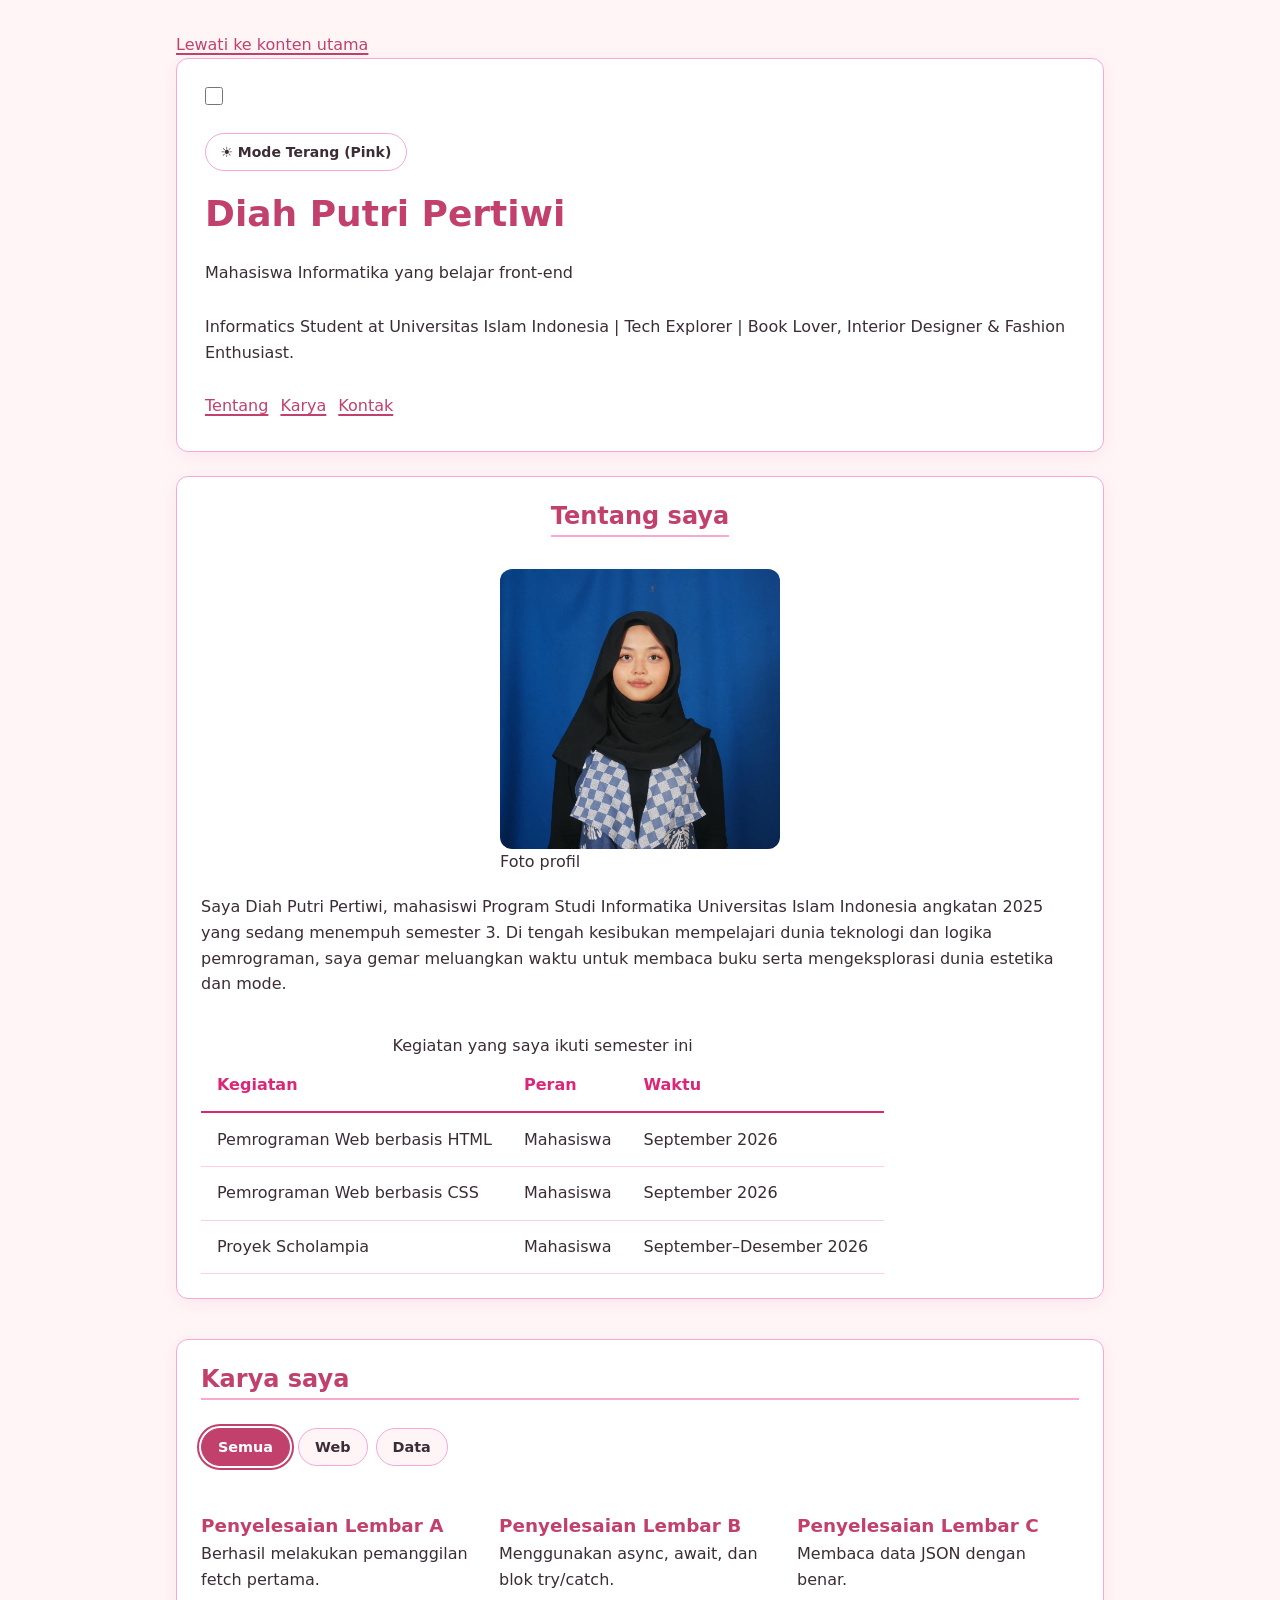
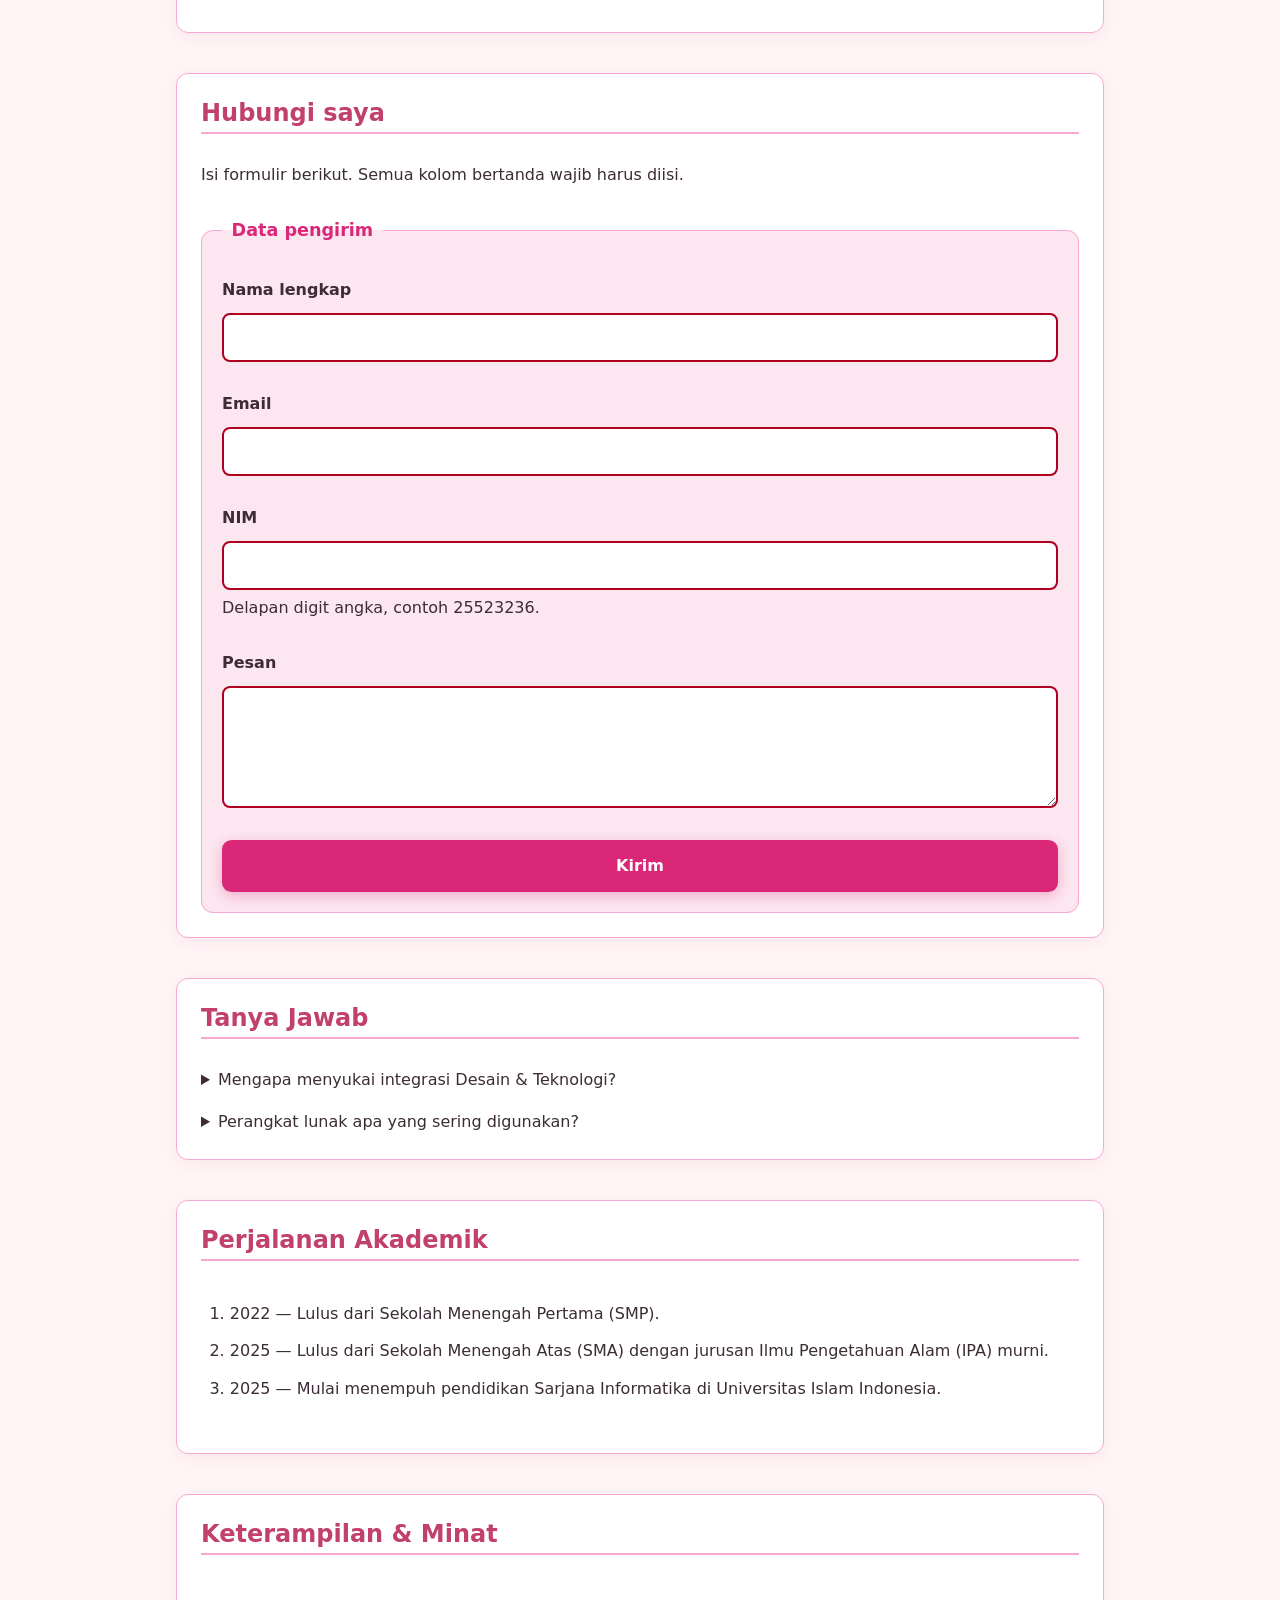
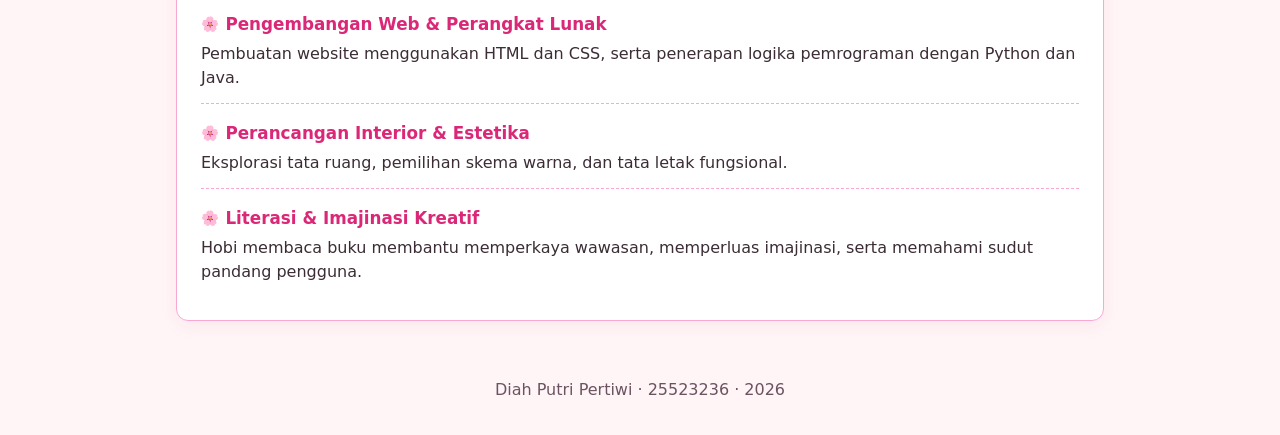
<file: worksheet-p10/worksheet-p10/profil.html>
<!DOCTYPE html>
<html lang="id">
<head>
  <meta charset="utf-8">
  <meta name="viewport" content="width=device-width, initial-scale=1.0">
  <meta name="color-scheme" content="light dark">

  <title>Profil Diah Putri Pertiwi — PABW 2026/2027</title>
  <meta
    name="description"
    content="Halaman profil Diah Putri Pertiwi, mahasiswa Informatika Universitas Islam Indonesia."
  >

  <link rel="stylesheet" href="css/tokens.css">
  <link rel="stylesheet" href="css/base.css">
  <link rel="stylesheet" href="css/layout.css">
  <link rel="stylesheet" href="css/komponen.css">
  <link rel="stylesheet" href="css/tema.css">
  <link rel="stylesheet" href="css/responsif.css">
</head>

<body>

  <a class="lewati" href="#utama">
    Lewati ke konten utama
  </a>

  <header class="kepala">

    <input
      type="checkbox"
      id="tema"
      class="pengalih-tema"
    >

    <label for="tema" class="tombol-tema"></label>

    <h1 id="nama-profil"></h1>
    <p id="peran-profil"></p>
    <p
      id="tagline-profil"
      class="tagline"
    ></p>

    <nav aria-label="Navigasi utama">
      <ul>
        <li>
          <a href="#tentang">Tentang</a>
        </li>
        <li>
          <a href="#karya">Karya</a>
        </li>
        <li>
          <a href="#kontak">Kontak</a>
        </li>
      </ul>
    </nav>

  </header>


  <main id="utama">

    <!-- =========================
         TENTANG SAYA
         ========================= -->

    <section id="tentang">

      <h2>Tentang saya</h2>

      <figure class="foto">

        <img
          src="media/foto-profil.jpeg"
          alt="Foto profil Diah Putri Pertiwi."
          width="480"
          height="300"
          loading="lazy"
        >

        <figcaption>
          Foto profil
        </figcaption>

      </figure>

      <p id="bio-profil"></p>


      <table>

        <caption>
          Kegiatan yang saya ikuti semester ini
        </caption>

        <thead>
          <tr>
            <th scope="col">Kegiatan</th>
            <th scope="col">Peran</th>
            <th scope="col">Waktu</th>
          </tr>
        </thead>

        <tbody id="daftar-kegiatan">

          <!--
            Isi tabel kegiatan diisi oleh JavaScript.
          -->

        </tbody>

      </table>

    </section>


    <!-- =========================
         KARYA SAYA
         ========================= -->

    <section id="karya">
      <h2>Karya saya</h2>
      <div id="filter">
        <button data-kategori="semua" class="aktif">Semua</button>
        <button data-kategori="web">Web</button>
        <button data-kategori="data">Data</button>
      </div>
      <ul id="daftar"></ul>
      <p id="pesan-kosong" hidden>Tidak ada proyek pada kategori itu.</p>
    </section>


    <!-- =========================
         KONTAK
         ========================= -->

    <section id="kontak">

      <h2>Hubungi saya</h2>

      <p>
        Isi formulir berikut.
        Semua kolom bertanda wajib harus diisi.
      </p>

      <form novalidate>
        
        <fieldset>

          <legend>Data pengirim</legend>

          <p>
            <label for="nama">
              Nama lengkap
            </label>

            <input
              id="nama"
              name="nama"
              type="text"
              autocomplete="name"
              required
            >
          <span class="pesan-galat">Isian ini wajib diisi.</span>
          </p>


          <p>
            <label for="email">
              Email
            </label>

            <input
              id="email"
              name="email"
              type="email"
              autocomplete="email"
              required
            >
          <span class="pesan-galat">Isian ini wajib diisi dengan format email yang sah.</span>
          </p>


          <p>
            <label for="nim">
              NIM
            </label>

            <input
              id="nim"
              name="nim"
              type="text"
              inputmode="numeric"
              pattern="[0-9]{8}"
              aria-describedby="nim-bantuan"
              required
            >

            <span id="nim-bantuan">
              Delapan digit angka, contoh 25523236.
            </span>
            <span class="pesan-galat">NIM harus tepat 8 digit angka.</span>
          </p>


          <p>
            <label for="pesan">
              Pesan
            </label>

            <textarea
              id="pesan"
              name="pesan"
              rows="4"
              required
            ></textarea>
            <span class="pesan-galat">Isian ini wajib diisi.</span>
          </p>


          <button type="submit">
            Kirim
          </button>

        </fieldset>

      </form>

    </section>


    <!-- =========================
         TANYA JAWAB
         ========================= -->

    <section id="tanya-jawab">

      <h2>Tanya Jawab</h2>

      <details>

        <summary>
          Mengapa menyukai integrasi Desain & Teknologi?
        </summary>

        <p>
          Karena perpaduan logika pemrograman dan estetika
          desain antarmuka menciptakan pengalaman pengguna
          yang tidak hanya fungsional tetapi juga nyaman dipandang.
        </p>

      </details>


      <details>

        <summary>
          Perangkat lunak apa yang sering digunakan?
        </summary>

        <p>
          VS Code, Chrome DevTools, Figma untuk desain antarmuka,
          serta tools perancangan tata ruang 3D.
        </p>

      </details>

    </section>


    <!-- =========================
         PERJALANAN AKADEMIK
         ========================= -->

    <section id="perjalanan">

      <h2>Perjalanan Akademik</h2>

      <ol
        id="lini-masa"
        class="lini"
      >

        <!--
          Data perjalanan diisi oleh JavaScript.
        -->

      </ol>

    </section>


    <!-- =========================
         KETERAMPILAN
         ========================= -->

    <section id="keterampilan">

      <h2>Keterampilan & Minat</h2>

      <dl
        id="daftar-keterampilan"
        class="keterampilan"
      >

        <!--
          Data keterampilan diisi oleh JavaScript.
        -->

      </dl>

    </section>

  </main>


  <footer class="kaki">

    <p>
      Diah Putri Pertiwi · 25523236 ·
      <time datetime="2026">2026</time>
    </p>

  </footer>
  <script type="module" src="js/app.js"></script>
  <script type="module" src="js/dom.js"></script>

</body>
</html>
</file>
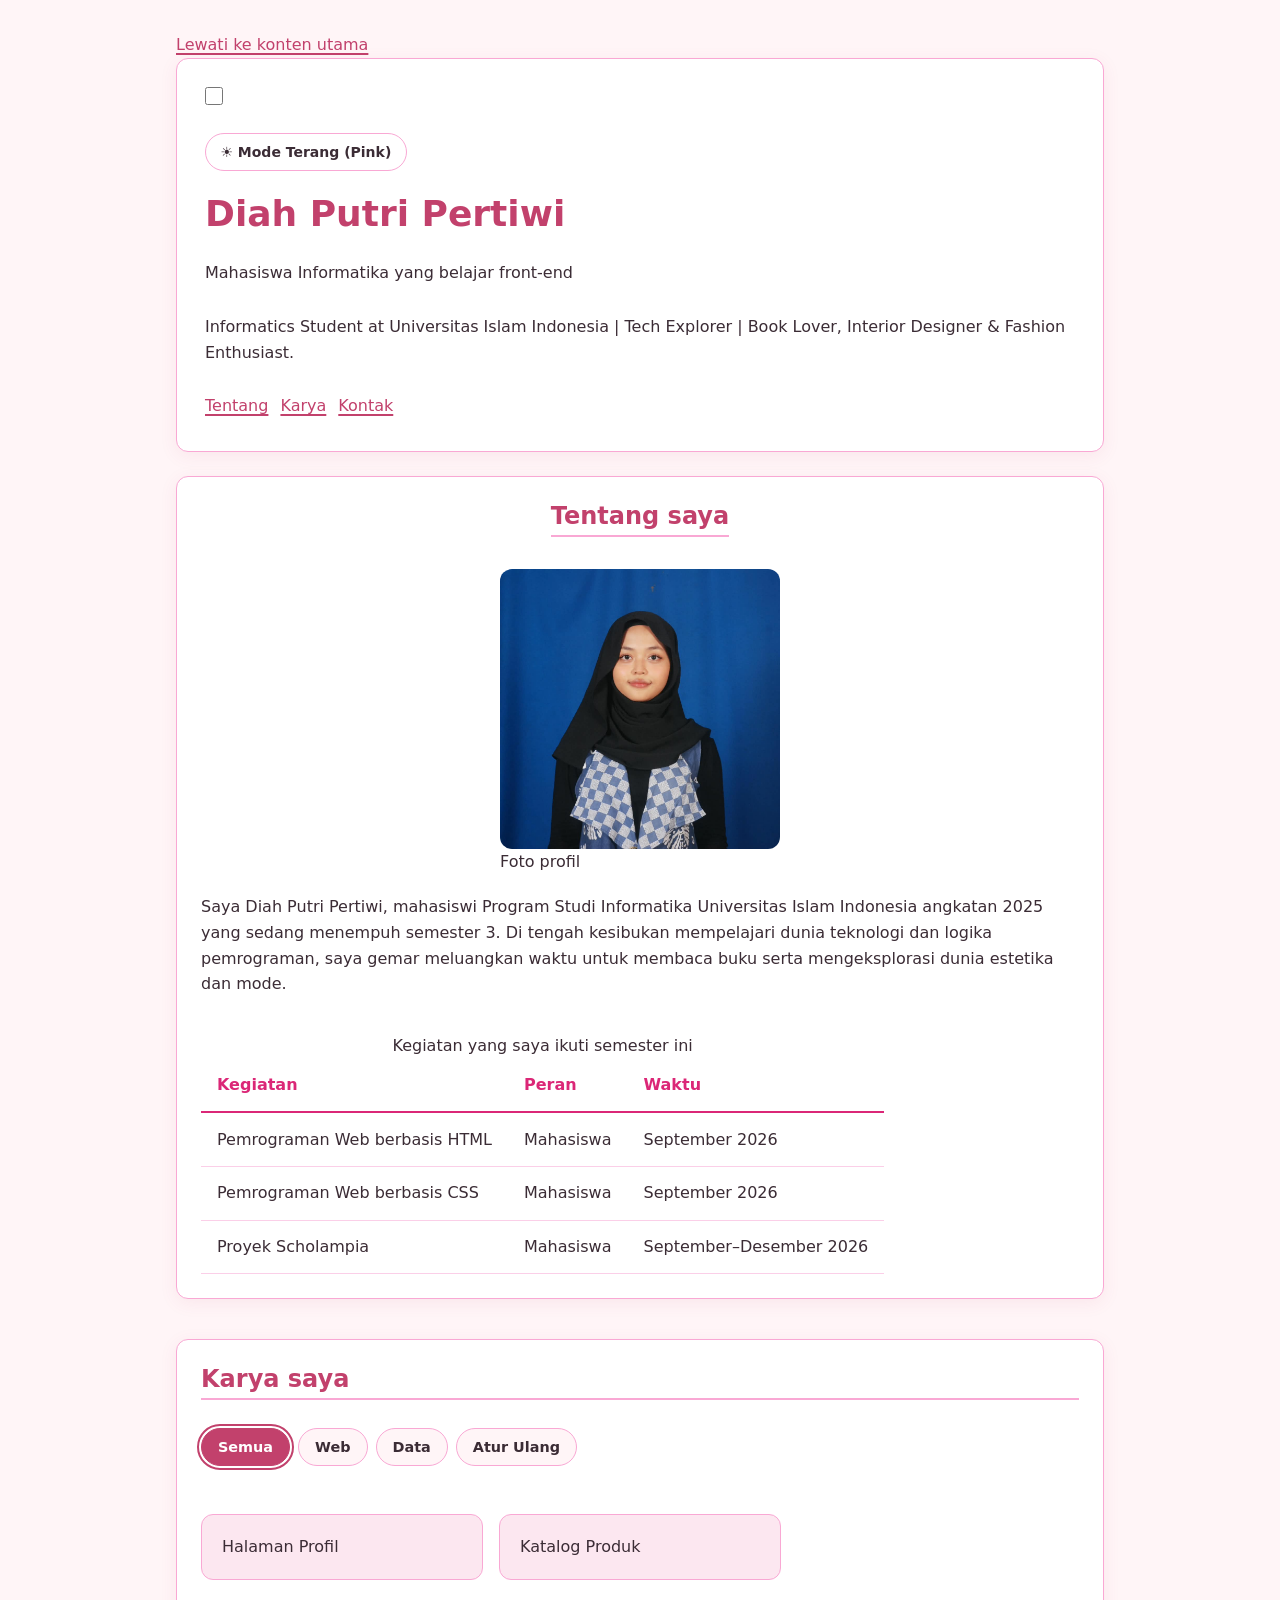
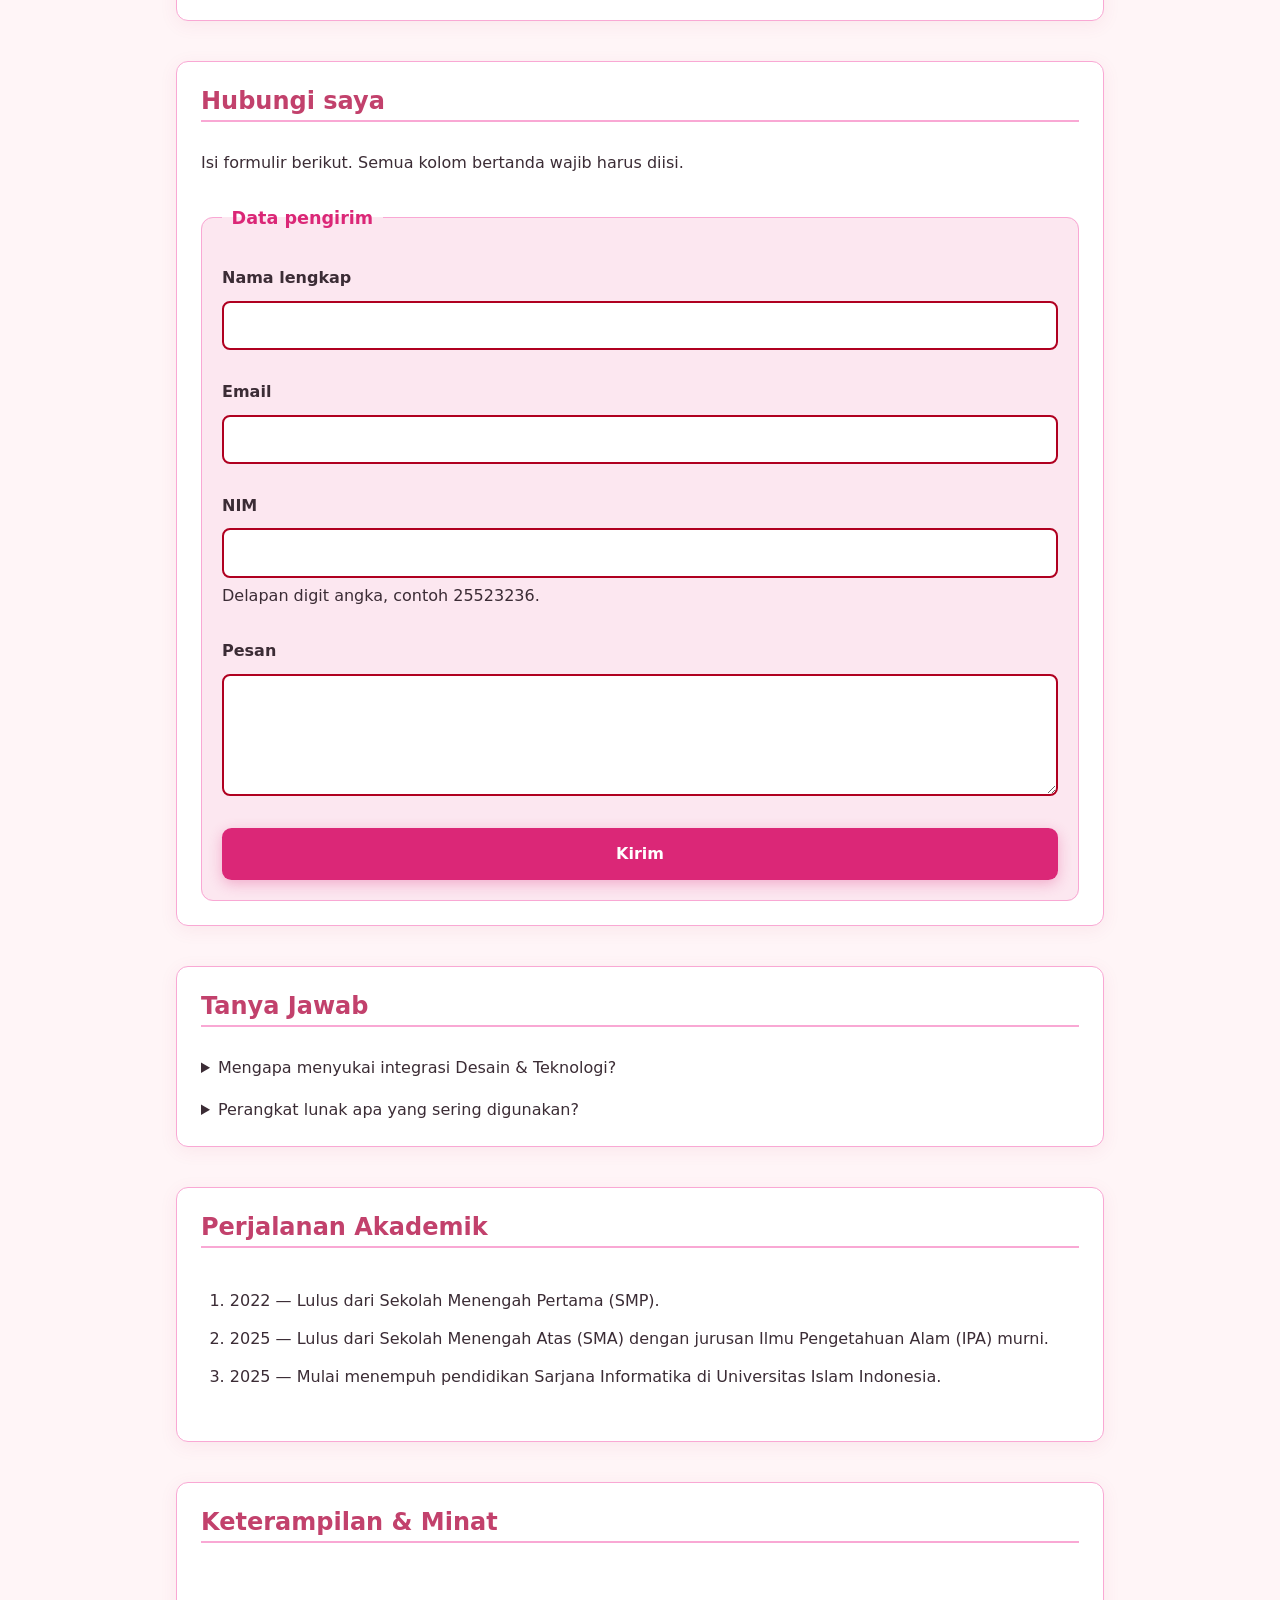
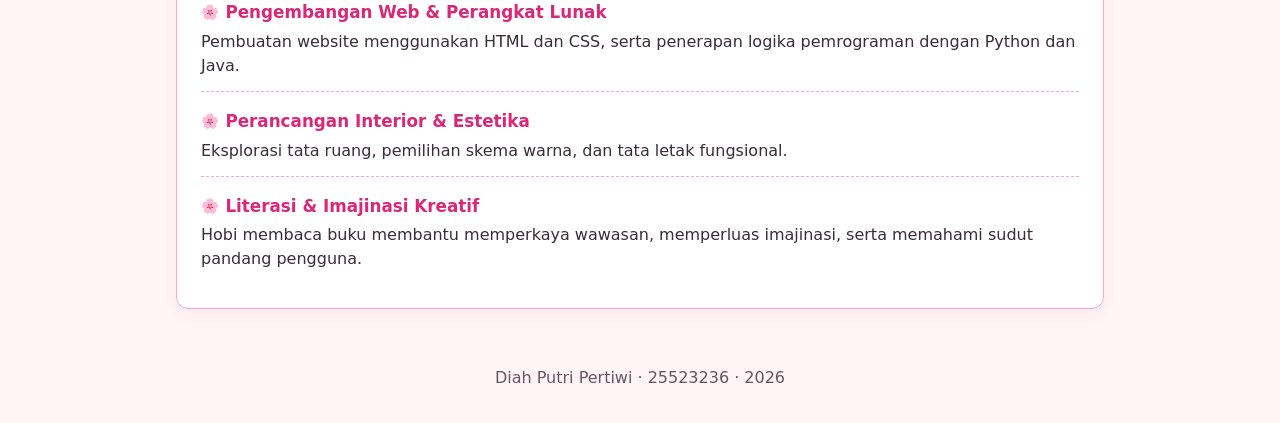
<file: worksheet-p11/worksheet-p11/profil.html>
<!DOCTYPE html>
<html lang="id">
<head>
  <meta charset="utf-8">
  <meta name="viewport" content="width=device-width, initial-scale=1.0">
  <meta name="color-scheme" content="light dark">

  <title>Profil Diah Putri Pertiwi — PABW 2026/2027</title>
  <meta
    name="description"
    content="Halaman profil Diah Putri Pertiwi, mahasiswa Informatika Universitas Islam Indonesia."
  >

  <link rel="stylesheet" href="css/tokens.css">
  <link rel="stylesheet" href="css/base.css">
  <link rel="stylesheet" href="css/layout.css">
  <link rel="stylesheet" href="css/komponen.css">
  <link rel="stylesheet" href="css/tema.css">
  <link rel="stylesheet" href="css/responsif.css">
</head>

<body>

  <a class="lewati" href="#utama">
    Lewati ke konten utama
  </a>

  <header class="kepala">

    <input
      type="checkbox"
      id="tema"
      class="pengalih-tema"
    >

    <label for="tema" class="tombol-tema"></label>

    <h1 id="nama-profil"></h1>
    <p id="peran-profil"></p>
    <p
      id="tagline-profil"
      class="tagline"
    ></p>

    <nav aria-label="Navigasi utama">
      <ul>
        <li>
          <a href="#tentang">Tentang</a>
        </li>
        <li>
          <a href="#karya">Karya</a>
        </li>
        <li>
          <a href="#kontak">Kontak</a>
        </li>
      </ul>
    </nav>

  </header>


  <main id="utama">
    <section id="tentang">

      <h2>Tentang saya</h2>

      <figure class="foto">

        <img
          src="media/foto-profil.jpeg"
          alt="Foto profil Diah Putri Pertiwi."
          width="480"
          height="300"
          loading="lazy"
        >

        <figcaption>
          Foto profil
        </figcaption>

      </figure>

      <p id="bio-profil"></p>


      <table>

        <caption>
          Kegiatan yang saya ikuti semester ini
        </caption>

        <thead>
          <tr>
            <th scope="col">Kegiatan</th>
            <th scope="col">Peran</th>
            <th scope="col">Waktu</th>
          </tr>
        </thead>

        <tbody id="daftar-kegiatan">

        </tbody>

      </table>

    </section>


    
    <section id="karya">
      <h2>Karya saya</h2>
      <div id="filter">
        <button data-kategori="semua" class="aktif">Semua</button>
        <button data-kategori="web">Web</button>
        <button data-kategori="data">Data</button>
        <button id="tombol-reset" type="button">Atur Ulang</button>
      </div>
      <ul id="daftar"></ul>
      <p id="pesan-kosong" hidden>Tidak ada proyek pada kategori itu.</p>
    </section>


    <section id="kontak">

      <h2>Hubungi saya</h2>

      <p>
        Isi formulir berikut.
        Semua kolom bertanda wajib harus diisi.
      </p>

      <form novalidate>
        
        <fieldset>

          <legend>Data pengirim</legend>

          <p>
            <label for="nama">
              Nama lengkap
            </label>

            <input
              id="nama"
              name="nama"
              type="text"
              autocomplete="name"
              required
            >
          <span class="pesan-galat">Isian ini wajib diisi.</span>
          </p>


          <p>
            <label for="email">
              Email
            </label>

            <input
              id="email"
              name="email"
              type="email"
              autocomplete="email"
              required
            >
          <span class="pesan-galat">Isian ini wajib diisi dengan format email yang sah.</span>
          </p>


          <p>
            <label for="nim">
              NIM
            </label>

            <input
              id="nim"
              name="nim"
              type="text"
              inputmode="numeric"
              pattern="[0-9]{8}"
              aria-describedby="nim-bantuan"
              required
            >

            <span id="nim-bantuan">
              Delapan digit angka, contoh 25523236.
            </span>
            <span class="pesan-galat">NIM harus tepat 8 digit angka.</span>
          </p>


          <p>
            <label for="pesan">
              Pesan
            </label>

            <textarea
              id="pesan"
              name="pesan"
              rows="4"
              required
            ></textarea>
            <span class="pesan-galat">Isian ini wajib diisi.</span>
          </p>


          <button type="submit">
            Kirim
          </button>

        </fieldset>

      </form>

    </section>

    <section id="tanya-jawab">

      <h2>Tanya Jawab</h2>

      <details>

        <summary>
          Mengapa menyukai integrasi Desain & Teknologi?
        </summary>

        <p>
          Karena perpaduan logika pemrograman dan estetika
          desain antarmuka menciptakan pengalaman pengguna
          yang tidak hanya fungsional tetapi juga nyaman dipandang.
        </p>

      </details>


      <details>

        <summary>
          Perangkat lunak apa yang sering digunakan?
        </summary>

        <p>
          VS Code, Chrome DevTools, Figma untuk desain antarmuka,
          serta tools perancangan tata ruang 3D.
        </p>

      </details>

    </section>

    <section id="perjalanan">

      <h2>Perjalanan Akademik</h2>

      <ol
        id="lini-masa"
        class="lini"
      >

      </ol>

    </section>

    <section id="keterampilan">

      <h2>Keterampilan & Minat</h2>

      <dl
        id="daftar-keterampilan"
        class="keterampilan"
      >

      </dl>

    </section>

  </main>


  <footer class="kaki">

    <p>
      Diah Putri Pertiwi · 25523236 ·
      <time datetime="2026">2026</time>
    </p>

  </footer>
  <script type="module" src="js/app.js"></script>


</body>
</html>
</file>
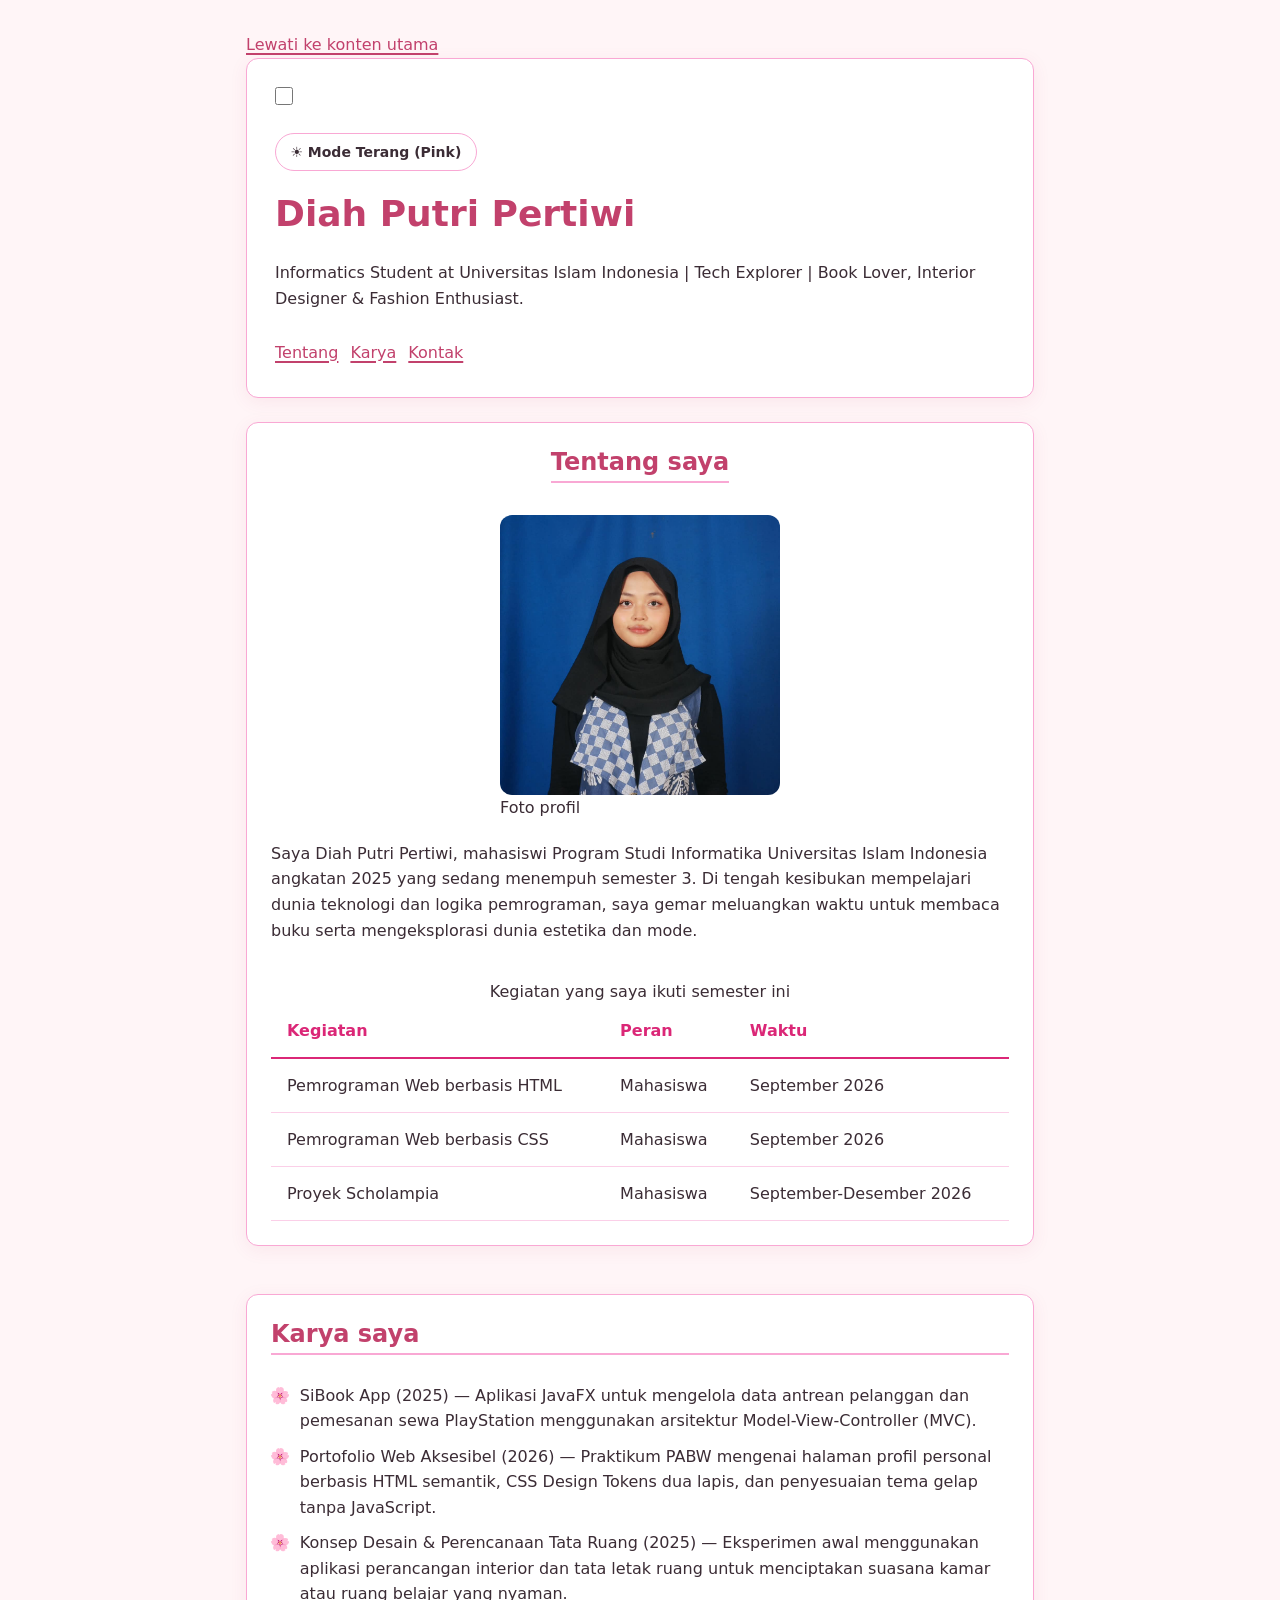
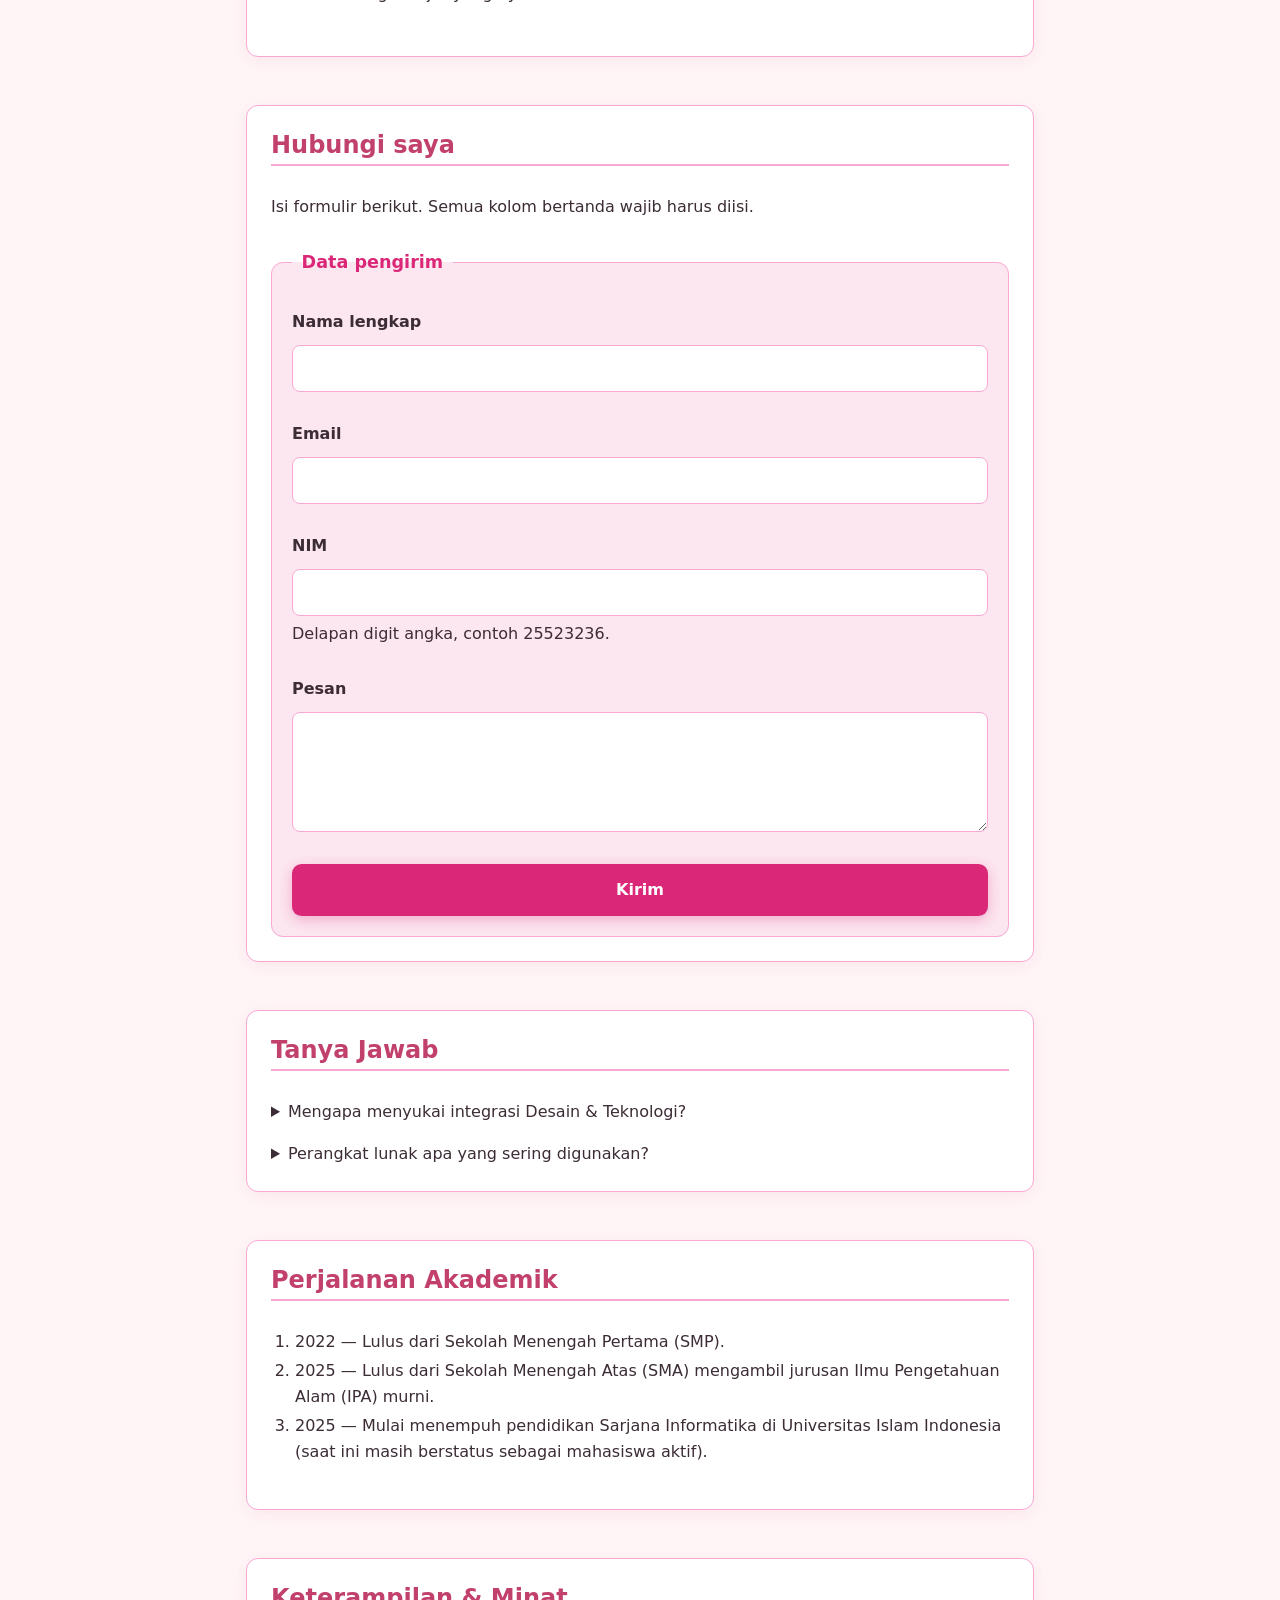
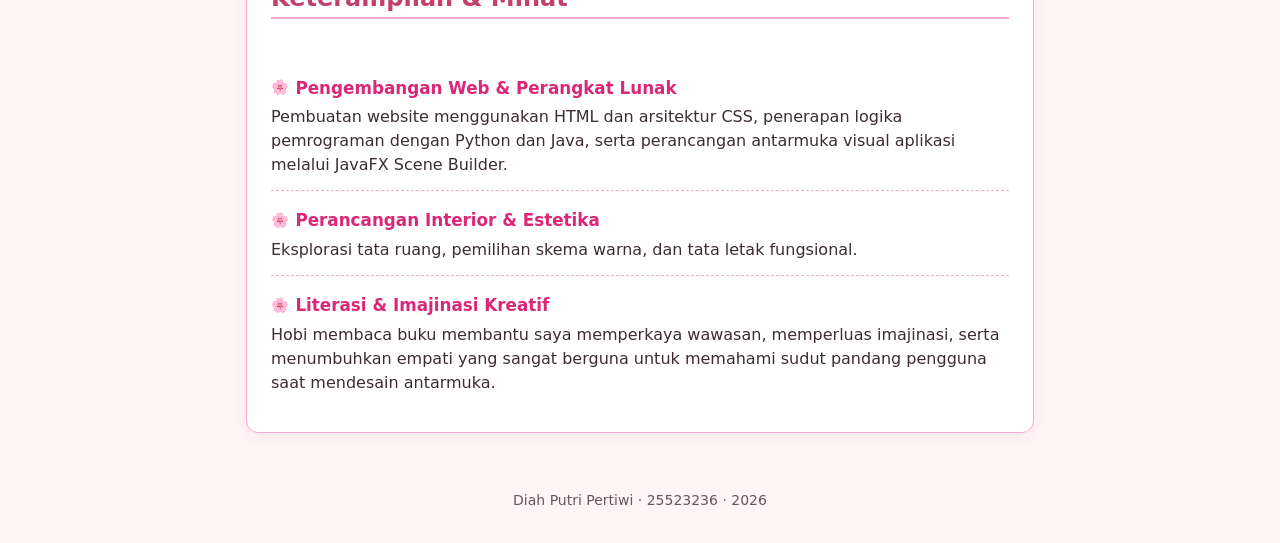
<file: worksheet-p4/worksheet-p4/profil.html>
<!DOCTYPE html>
<!--
  KERANGKA PROFIL — PABW 2026/2027 — Pertemuan 4
  ==================================================================
  Berkas ini SUDAH LENGKAP dan sudah lolos W3C Nu Html Checker serta
  Lighthouse Accessibility. JANGAN mengubah struktur, landmark, label,
  atau alt untuk memperbaiki tampilan — tampilan diubah dari berkas CSS.

  Tugas Anda di Pertemuan 4:
    1. Ganti isi yang ditandai  [ISI]  dengan milik Anda sendiri.
    2. Buat lima berkas CSS di folder css/ lalu buka komentar
       lima baris <link> di bawah  (lihat Lembar D).
    3. WAJIB — tambahkan MINIMAL TIGA bagian baru di dalam <main>,
       masing-masing memakai elemen semantik yang belum terpakai dan
       berbeda satu sama lain  (lihat Lembar B.3). Setiap bagian wajib
       diberi gaya memakai token yang sama, lalu dievaluasi W3C dan WCAG.
-->
<html lang="id">
<head>
  <meta charset="utf-8">
  <meta name="viewport" content="width=device-width, initial-scale=1">
  <meta name="color-scheme" content="light dark">
  <!-- ISI 1 — judul tab dan hasil pencarian. Ganti dengan nama Anda. -->
  <title>Profil Diah Putri Pertiwi — PABW 2026/2027</title>
  <meta name="description" content="Halaman profil mahasiswa PABW: tentang saya, karya, dan kontak.">
 
  <!-- LEMBAR D — buat lima berkas di folder css/, lalu buka komentar ini.
       URUTAN PEMUATAN MENENTUKAN CASCADE: tokens, base, layout, komponen, tema.
       Lapisan paling bawah menang tanpa perlu !important. -->
  <link rel="stylesheet" href="css/tokens.css"> 
  <link rel="stylesheet" href="css/base.css"> 
  <link rel="stylesheet" href="css/layout.css"> 
  <link rel="stylesheet" href="css/komponen.css"> 
  <link rel="stylesheet" href="css/tema.css"> 
</head>
<body>
  <a class="lewati" href="#utama">Lewati ke konten utama</a>

  <header class="kepala">
    <input type="checkbox" id="tema" class="pengalih-tema">
    <label for="tema" class="tombol-tema"></label>
    <!-- ISI 2 — nama Anda, atau nama panggilan yang Anda pakai. -->
    <h1>Diah Putri Pertiwi</h1>
    <!-- ISI 3 — satu kalimat tentang diri Anda. -->
    <p class="tagline">Informatics Student at Universitas Islam Indonesia | Tech Explorer | Book Lover, Interior Designer & Fashion Enthusiast.</p>
    <nav aria-label="Navigasi utama">
      <ul>
        <li><a href="#tentang">Tentang</a></li>
        <li><a href="#karya">Karya</a></li>
        <li><a href="#kontak">Kontak</a></li>
      </ul>
    </nav>
  </header>

  <main id="utama">

    <section id="tentang">
      <h2>Tentang saya</h2>

      <figure class="foto">
        <!-- ISI 4 — pakai foto Anda sendiri dengan nama berkas yang sama,
             atau biarkan berkas contoh apa adanya. -->
        <img src="media/foto-profil.jpeg"
             alt="Foto diri Diah Putri Pertiwi."
             width="480" height="300" loading="lazy">
        <figcaption>Foto profil</figcaption>
      </figure>

      <!-- ISI 5 — dua sampai tiga kalimat: asal, minat, dan hal yang
           sedang Anda pelajari. -->
      <p>Saya Diah Putri Pertiwi, mahasiswi Program Studi Informatika Universitas Islam Indonesia angkatan 2025 yang sedang menempuh semester 3. Di tengah kesibukan mempelajari dunia teknologi dan logika pemrograman, saya gemar meluangkan waktu untuk membaca buku serta mengeksplorasi dunia estetika dan mode.</p>

      <table>
        <!-- ISI 6 — judul tabel dan isi minimal tiga baris. -->
        <caption>Kegiatan yang saya ikuti semester ini</caption>
        <thead>
          <tr>
            <th scope="col">Kegiatan</th>
            <th scope="col">Peran</th>
            <th scope="col">Waktu</th>
          </tr>
        </thead>
        <tbody>
          <tr>
            <th scope="row">Pemrograman Web berbasis HTML</th>
            <td>Mahasiswa</td>
            <td><time datetime="2026-09">September 2026</time></td>
          </tr>
          <tr>
            <th scope="row">Pemrograman Web berbasis CSS</th>
            <td>Mahasiswa</td>
            <td><time datetime="2026-09">September 2026</time></td>
          </tr>
          <tr>
            <th scope="row">Proyek Scholampia</th>
            <td>Mahasiswa</td>
            <td><time datetime="2026-09">September-Desember 2026</time></td>
          </tr>
        </tbody>
      </table>
    </section>

    <section id="karya">
      <h2>Karya saya</h2>
      <!-- ISI 7 — tiga karya, proyek, atau hal yang pernah Anda buat.
           Boleh tugas kuliah, karya pribadi, atau hobi. -->
      <ul>
        <li>SiBook App (2025) — Aplikasi JavaFX untuk mengelola data antrean pelanggan dan pemesanan sewa PlayStation menggunakan arsitektur Model-View-Controller (MVC).</li>
        <li>Portofolio Web Aksesibel (2026) — Praktikum PABW mengenai halaman profil personal berbasis HTML semantik, CSS Design Tokens dua lapis, dan penyesuaian tema gelap tanpa JavaScript.</li>
        <li>Konsep Desain & Perencanaan Tata Ruang (2025) — Eksperimen awal menggunakan aplikasi perancangan interior dan tata letak ruang untuk menciptakan suasana kamar atau ruang belajar yang nyaman.</li>
      </ul>
    </section>

    <section id="kontak">
      <h2>Hubungi saya</h2>
      <p>Isi formulir berikut. Semua kolom bertanda wajib harus diisi.</p>

      <form action="#" method="post">
        <fieldset>
          <legend>Data pengirim</legend>

          <p>
            <label for="nama">Nama lengkap</label>
            <input id="nama" name="nama" type="text"
                   autocomplete="name" required>
          </p>

          <p>
            <label for="email">Email</label>
            <input id="email" name="email" type="email"
                   autocomplete="email" required>
          </p>

          <p>
            <label for="nim">NIM</label>
            <!-- ISI 8 — ganti angka di dalam pattern dengan NIM Anda sendiri. -->
            <input id="nim" name="nim" type="text" inputmode="numeric"
                   pattern="[0-9]{8}" aria-describedby="nim-bantuan" required>
            <span id="nim-bantuan">Delapan digit angka, contoh 25523236.</span>
          </p>

          <p>
            <label for="pesan">Pesan</label>
            <textarea id="pesan" name="pesan" rows="4" required></textarea>
          </p>

          <button type="submit">Kirim</button>
        </fieldset>
      </form>
    </section>

    <!-- STRUKTUR TAMBAHAN (Lembar B.3) — minimal tiga bagian baru di sini,
         sebelum tag penutup </main>. Wajib: satu <h2> per bagian, atribut id
         yang belum terpakai, elemen semantik yang berbeda satu sama lain, dan
         gaya memakai token yang sama. Tiga section di atas JANGAN diubah. -->
  <section id="tanya-jawab">
  <h2>Tanya Jawab</h2>
  <details>
    <summary>Mengapa menyukai integrasi Desain & Teknologi?</summary>
    <p>Karena perpaduan logika pemrograman dan estetika desain antarmuka menciptakan pengalaman pengguna yang tidak hanya fungsional tetapi juga nyaman dipandang.</p>
  </details>
  <details>
    <summary>Perangkat lunak apa yang sering digunakan?</summary>
    <p>VS Code, Chrome DevTools, Figma untuk desain antarmuka, serta tools perancangan tata ruang 3D.</p>
  </details>
</section>

<section id="lini-masa">
    <h2>Perjalanan Akademik</h2>
    <ol class="lini">
      <li><time datetime="2022">2022</time> — Lulus dari Sekolah Menengah Pertama (SMP).</li>
      <li><time datetime="2025">2025</time> — Lulus dari Sekolah Menengah Atas (SMA) mengambil jurusan Ilmu Pengetahuan Alam (IPA) murni.</li>
      <li><time datetime="2025-08">2025</time> — Mulai menempuh pendidikan Sarjana Informatika di Universitas Islam Indonesia (saat ini masih berstatus sebagai mahasiswa aktif).</li>
    </ol>
</section>

<section id="keterampilan">
  <h2>Keterampilan & Minat</h2>
  <dl class="keterampilan">
    <dt>Pengembangan Web & Perangkat Lunak</dt>
    <dd>Pembuatan website menggunakan HTML dan arsitektur CSS, penerapan logika pemrograman dengan Python dan Java, serta perancangan antarmuka visual aplikasi melalui JavaFX Scene Builder.</dd>
    <dt>Perancangan Interior & Estetika</dt>
    <dd>Eksplorasi tata ruang, pemilihan skema warna, dan tata letak fungsional.</dd>
    <dt>Literasi & Imajinasi Kreatif</dt>
    <dd>Hobi membaca buku membantu saya memperkaya wawasan, memperluas imajinasi, serta menumbuhkan empati yang sangat berguna untuk memahami sudut pandang pengguna saat mendesain antarmuka.</dd>
  </dl>
</section>        
  </main>

  <footer class="kaki">
    <!-- ISI 9 — nama, NIM, tahun. -->
    <p>Diah Putri Pertiwi · 25523236 · <time datetime="2026">2026</time></p>
  </footer>
</body>
</html>
</file>
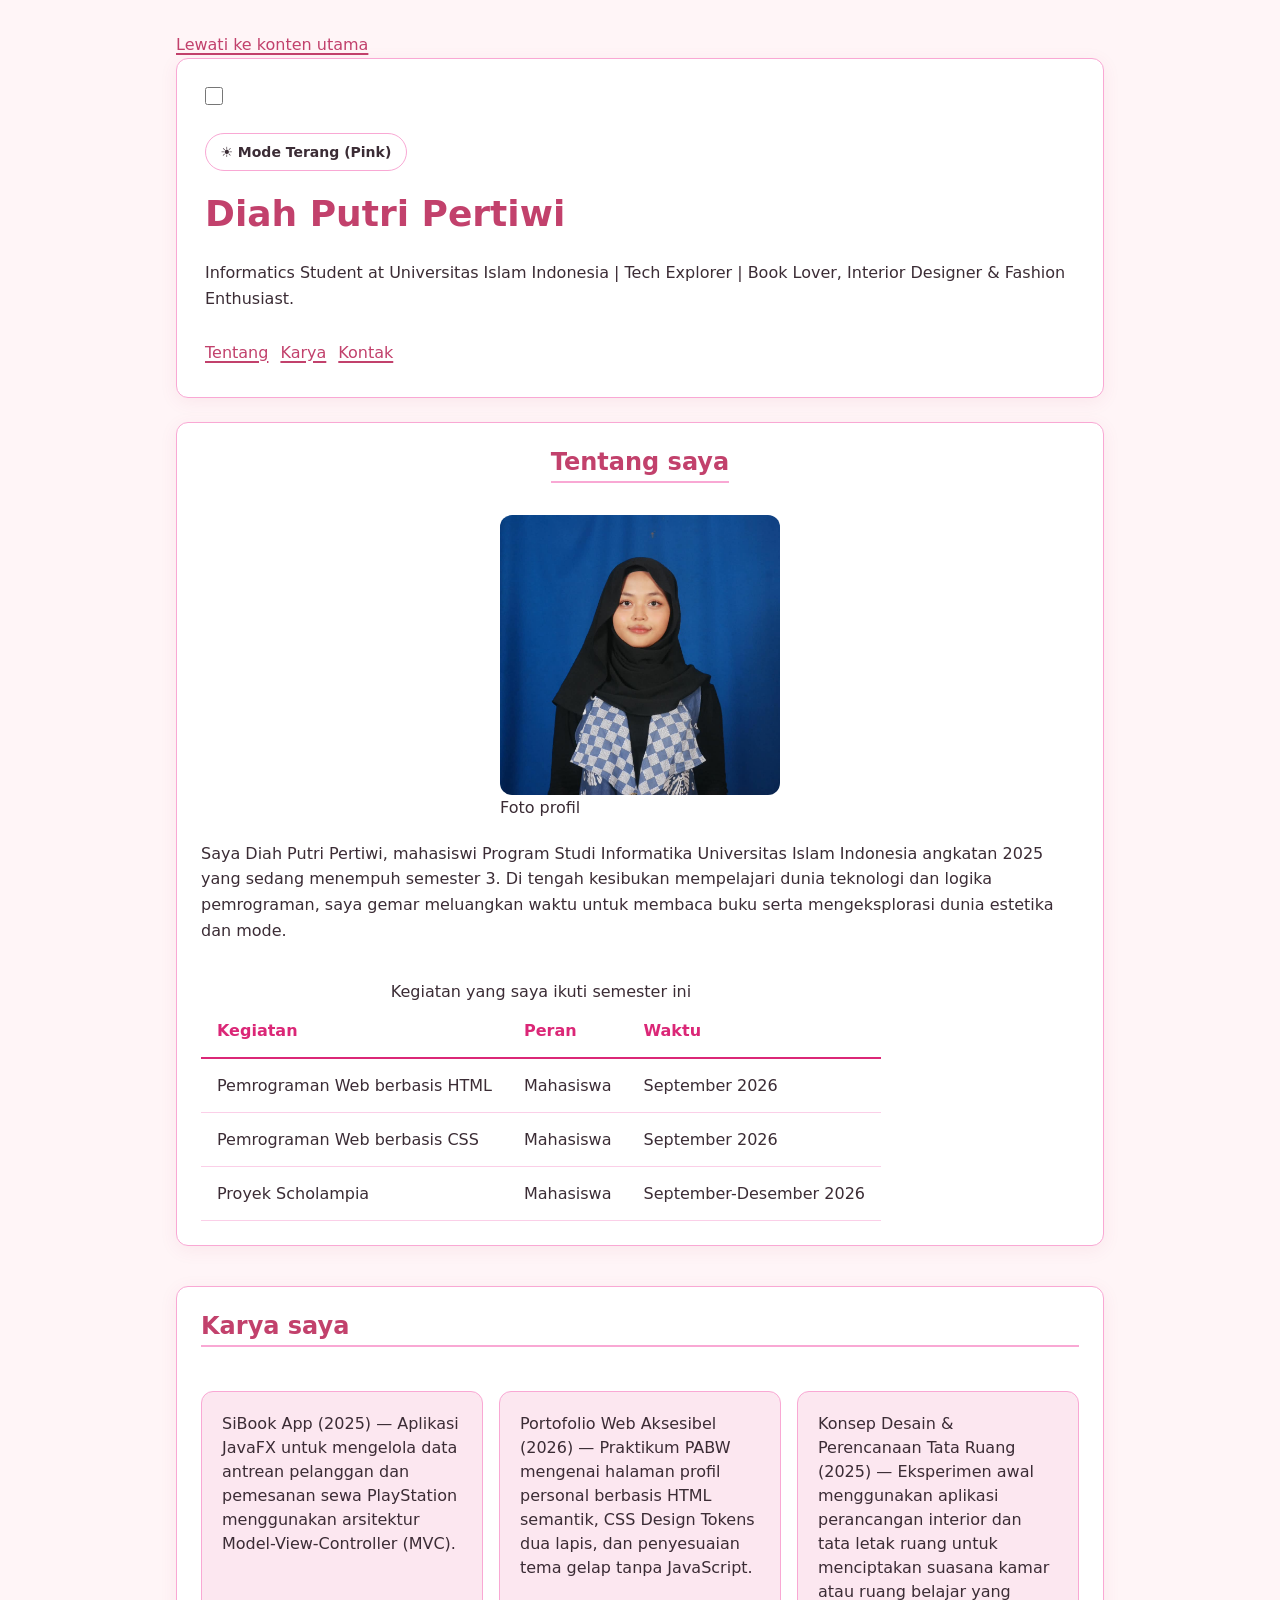
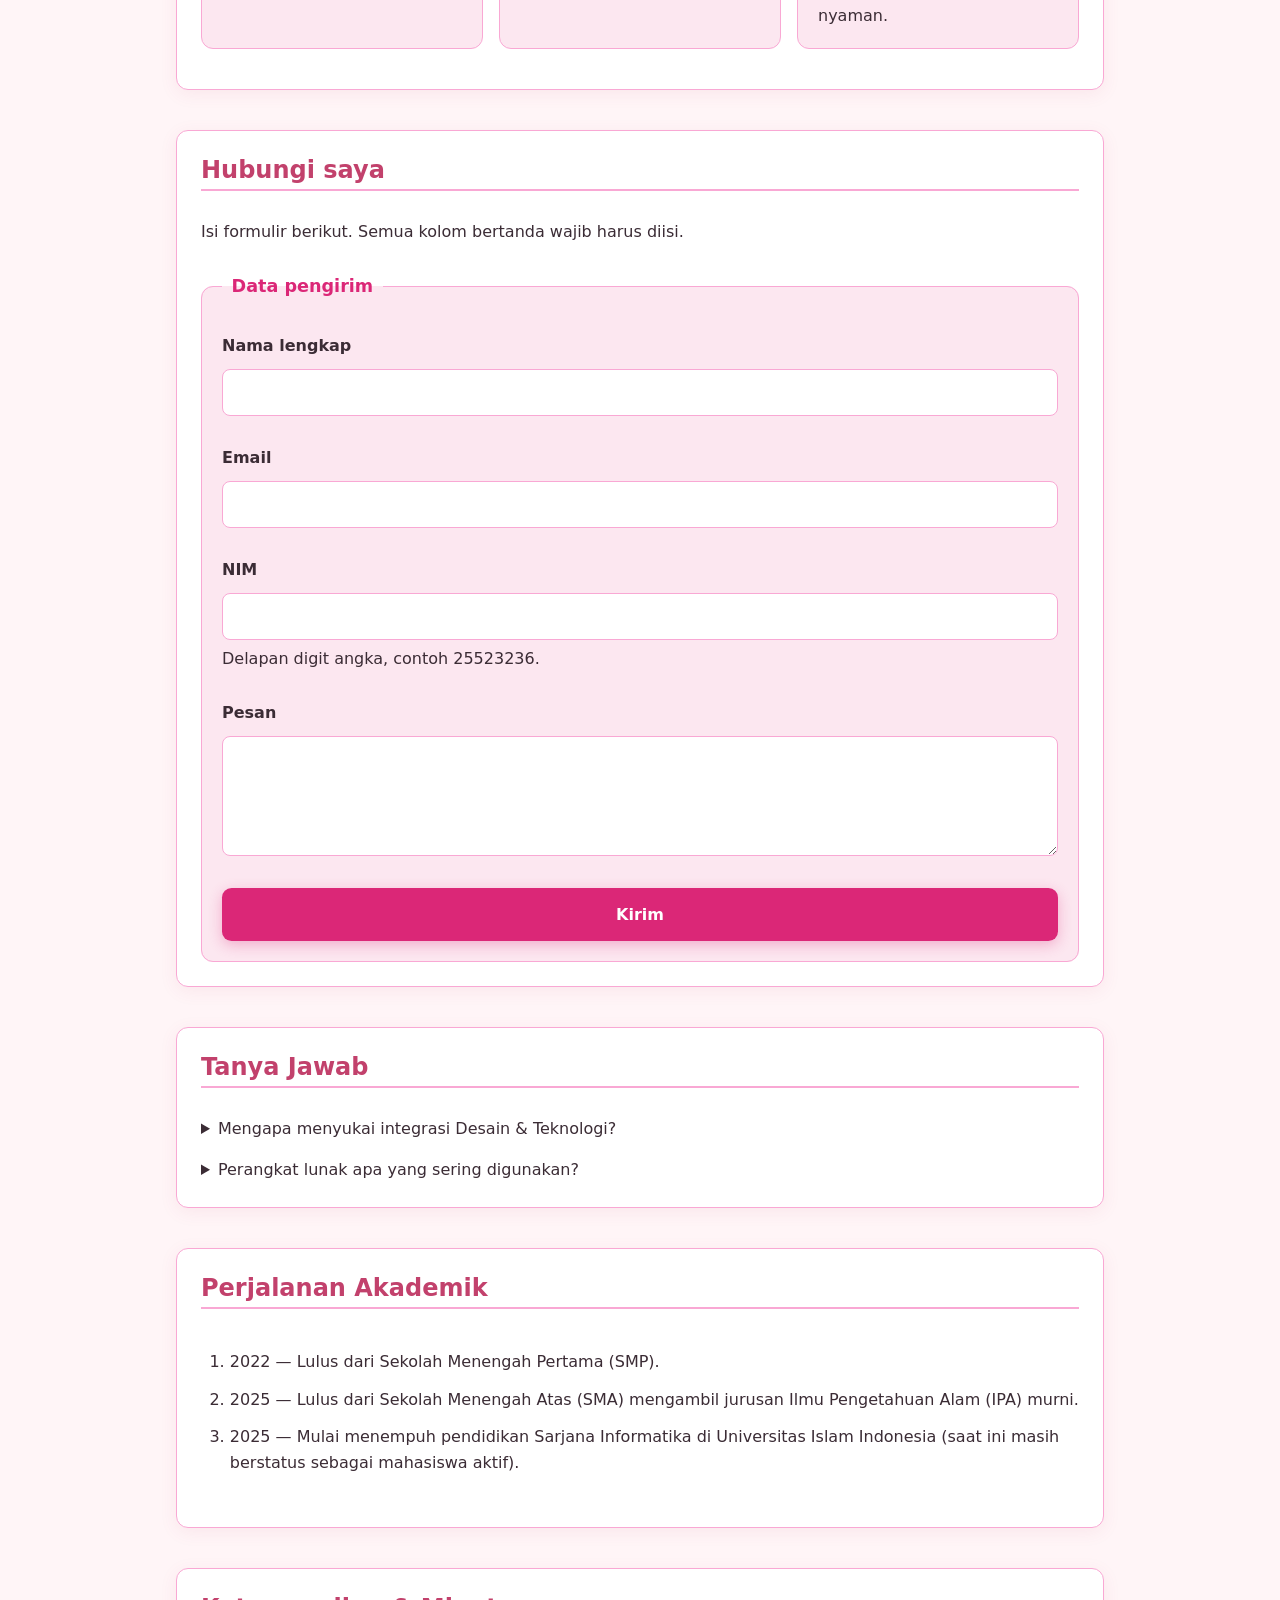
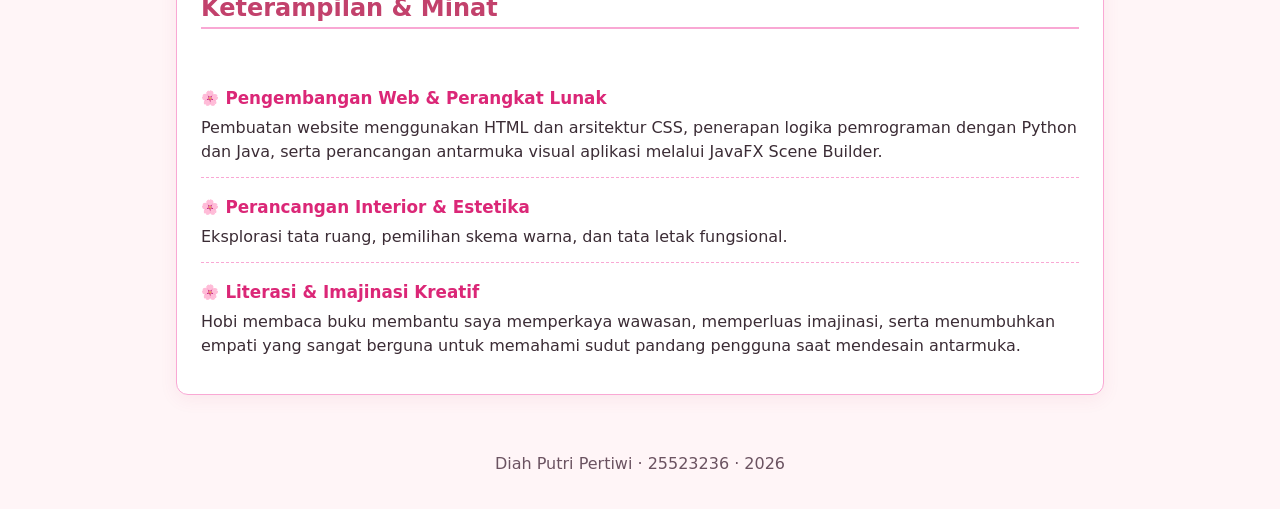
<file: worksheet-p6/worksheet-p6/profil.html>
<!DOCTYPE html>
<!--
  KERANGKA PROFIL — PABW 2026/2027 — Pertemuan 4
  ==================================================================
  Berkas ini SUDAH LENGKAP dan sudah lolos W3C Nu Html Checker serta
  Lighthouse Accessibility. JANGAN mengubah struktur, landmark, label,
  atau alt untuk memperbaiki tampilan — tampilan diubah dari berkas CSS.

  Tugas Anda di Pertemuan 4:
    1. Ganti isi yang ditandai  [ISI]  dengan milik Anda sendiri.
    2. Buat lima berkas CSS di folder css/ lalu buka komentar
       lima baris <link> di bawah  (lihat Lembar D).
    3. WAJIB — tambahkan MINIMAL TIGA bagian baru di dalam <main>,
       masing-masing memakai elemen semantik yang belum terpakai dan
       berbeda satu sama lain  (lihat Lembar B.3). Setiap bagian wajib
       diberi gaya memakai token yang sama, lalu dievaluasi W3C dan WCAG.
-->
<html lang="id">
<head>
  <meta charset="utf-8">
  <meta name="viewport" content="width=device-width, initial-scale=1.0">
  <meta name="color-scheme" content="light dark">
  <!-- ISI 1 — judul tab dan hasil pencarian. Ganti dengan nama Anda. -->
  <title>Profil Diah Putri Pertiwi — PABW 2026/2027</title>
  <meta name="description" content="Halaman profil mahasiswa PABW: tentang saya, karya, dan kontak.">
 
  <!-- LEMBAR D — buat lima berkas di folder css/, lalu buka komentar ini.
       URUTAN PEMUATAN MENENTUKAN CASCADE: tokens, base, layout, komponen, tema.
       Lapisan paling bawah menang tanpa perlu !important. -->
  <link rel="stylesheet" href="css/tokens.css"> 
  <link rel="stylesheet" href="css/base.css"> 
  <link rel="stylesheet" href="css/layout.css"> 
  <link rel="stylesheet" href="css/komponen.css"> 
  <link rel="stylesheet" href="css/tema.css"> 
  <link rel="stylesheet" href="css/responsif.css">
</head>
<body>
  <a class="lewati" href="#utama">Lewati ke konten utama</a>

  <header class="kepala">
    <input type="checkbox" id="tema" class="pengalih-tema">
    <label for="tema" class="tombol-tema"></label>
    <!-- ISI 2 — nama Anda, atau nama panggilan yang Anda pakai. -->
    <h1>Diah Putri Pertiwi</h1>
    <!-- ISI 3 — satu kalimat tentang diri Anda. -->
    <p class="tagline">Informatics Student at Universitas Islam Indonesia | Tech Explorer | Book Lover, Interior Designer & Fashion Enthusiast.</p>
    <nav aria-label="Navigasi utama">
      <ul>
        <li><a href="#tentang">Tentang</a></li>
        <li><a href="#karya">Karya</a></li>
        <li><a href="#kontak">Kontak</a></li>
      </ul>
    </nav>
  </header>

  <main id="utama">

    <section id="tentang">
      <h2>Tentang saya</h2>

      <figure class="foto">
        <!-- ISI 4 — pakai foto Anda sendiri dengan nama berkas yang sama,
             atau biarkan berkas contoh apa adanya. -->
        <img src="media/foto-profil.jpeg"
             alt="Foto diri Diah Putri Pertiwi."
             width="480" height="300" loading="lazy">
        <figcaption>Foto profil</figcaption>
      </figure>

      <!-- ISI 5 — dua sampai tiga kalimat: asal, minat, dan hal yang
           sedang Anda pelajari. -->
      <p>Saya Diah Putri Pertiwi, mahasiswi Program Studi Informatika Universitas Islam Indonesia angkatan 2025 yang sedang menempuh semester 3. Di tengah kesibukan mempelajari dunia teknologi dan logika pemrograman, saya gemar meluangkan waktu untuk membaca buku serta mengeksplorasi dunia estetika dan mode.</p>

      <table>
        <!-- ISI 6 — judul tabel dan isi minimal tiga baris. -->
        <caption>Kegiatan yang saya ikuti semester ini</caption>
        <thead>
          <tr>
            <th scope="col">Kegiatan</th>
            <th scope="col">Peran</th>
            <th scope="col">Waktu</th>
          </tr>
        </thead>
        <tbody>
          <tr>
            <th scope="row">Pemrograman Web berbasis HTML</th>
            <td>Mahasiswa</td>
            <td><time datetime="2026-09">September 2026</time></td>
          </tr>
          <tr>
            <th scope="row">Pemrograman Web berbasis CSS</th>
            <td>Mahasiswa</td>
            <td><time datetime="2026-09">September 2026</time></td>
          </tr>
          <tr>
            <th scope="row">Proyek Scholampia</th>
            <td>Mahasiswa</td>
            <td><time datetime="2026-09">September-Desember 2026</time></td>
          </tr>
        </tbody>
      </table>
    </section>

    <section id="karya">
      <h2>Karya saya</h2>
      <!-- ISI 7 — tiga karya, proyek, atau hal yang pernah Anda buat.
           Boleh tugas kuliah, karya pribadi, atau hobi. -->
      <ul>
        <li>SiBook App (2025) — Aplikasi JavaFX untuk mengelola data antrean pelanggan dan pemesanan sewa PlayStation menggunakan arsitektur Model-View-Controller (MVC).</li>
        <li>Portofolio Web Aksesibel (2026) — Praktikum PABW mengenai halaman profil personal berbasis HTML semantik, CSS Design Tokens dua lapis, dan penyesuaian tema gelap tanpa JavaScript.</li>
        <li>Konsep Desain & Perencanaan Tata Ruang (2025) — Eksperimen awal menggunakan aplikasi perancangan interior dan tata letak ruang untuk menciptakan suasana kamar atau ruang belajar yang nyaman.</li>
      </ul>
    </section>

    <section id="kontak">
      <h2>Hubungi saya</h2>
      <p>Isi formulir berikut. Semua kolom bertanda wajib harus diisi.</p>

      <form action="#" method="post">
        <fieldset>
          <legend>Data pengirim</legend>

          <p>
            <label for="nama">Nama lengkap</label>
            <input id="nama" name="nama" type="text"
                   autocomplete="name" required>
          </p>

          <p>
            <label for="email">Email</label>
            <input id="email" name="email" type="email"
                   autocomplete="email" required>
          </p>

          <p>
            <label for="nim">NIM</label>
            <!-- ISI 8 — ganti angka di dalam pattern dengan NIM Anda sendiri. -->
            <input id="nim" name="nim" type="text" inputmode="numeric"
                   pattern="[0-9]{8}" aria-describedby="nim-bantuan" required>
            <span id="nim-bantuan">Delapan digit angka, contoh 25523236.</span>
          </p>

          <p>
            <label for="pesan">Pesan</label>
            <textarea id="pesan" name="pesan" rows="4" required></textarea>
          </p>

          <button type="submit">Kirim</button>
        </fieldset>
      </form>
    </section>

    <!-- STRUKTUR TAMBAHAN (Lembar B.3) — minimal tiga bagian baru di sini,
         sebelum tag penutup </main>. Wajib: satu <h2> per bagian, atribut id
         yang belum terpakai, elemen semantik yang berbeda satu sama lain, dan
         gaya memakai token yang sama. Tiga section di atas JANGAN diubah. -->
  <section id="tanya-jawab">
  <h2>Tanya Jawab</h2>
  <details>
    <summary>Mengapa menyukai integrasi Desain & Teknologi?</summary>
    <p>Karena perpaduan logika pemrograman dan estetika desain antarmuka menciptakan pengalaman pengguna yang tidak hanya fungsional tetapi juga nyaman dipandang.</p>
  </details>
  <details>
    <summary>Perangkat lunak apa yang sering digunakan?</summary>
    <p>VS Code, Chrome DevTools, Figma untuk desain antarmuka, serta tools perancangan tata ruang 3D.</p>
  </details>
</section>

<section id="lini-masa">
    <h2>Perjalanan Akademik</h2>
    <ol class="lini">
      <li><time datetime="2022">2022</time> — Lulus dari Sekolah Menengah Pertama (SMP).</li>
      <li><time datetime="2025">2025</time> — Lulus dari Sekolah Menengah Atas (SMA) mengambil jurusan Ilmu Pengetahuan Alam (IPA) murni.</li>
      <li><time datetime="2025-08">2025</time> — Mulai menempuh pendidikan Sarjana Informatika di Universitas Islam Indonesia (saat ini masih berstatus sebagai mahasiswa aktif).</li>
    </ol>
</section>

<section id="keterampilan">
  <h2>Keterampilan & Minat</h2>
  <dl class="keterampilan">
    <dt>Pengembangan Web & Perangkat Lunak</dt>
    <dd>Pembuatan website menggunakan HTML dan arsitektur CSS, penerapan logika pemrograman dengan Python dan Java, serta perancangan antarmuka visual aplikasi melalui JavaFX Scene Builder.</dd>
    <dt>Perancangan Interior & Estetika</dt>
    <dd>Eksplorasi tata ruang, pemilihan skema warna, dan tata letak fungsional.</dd>
    <dt>Literasi & Imajinasi Kreatif</dt>
    <dd>Hobi membaca buku membantu saya memperkaya wawasan, memperluas imajinasi, serta menumbuhkan empati yang sangat berguna untuk memahami sudut pandang pengguna saat mendesain antarmuka.</dd>
  </dl>
</section>        
  </main>

  <footer class="kaki">
    <!-- ISI 9 — nama, NIM, tahun. -->
    <p>Diah Putri Pertiwi · 25523236 · <time datetime="2026">2026</time></p>
  </footer>
</body>
</html>
</file>
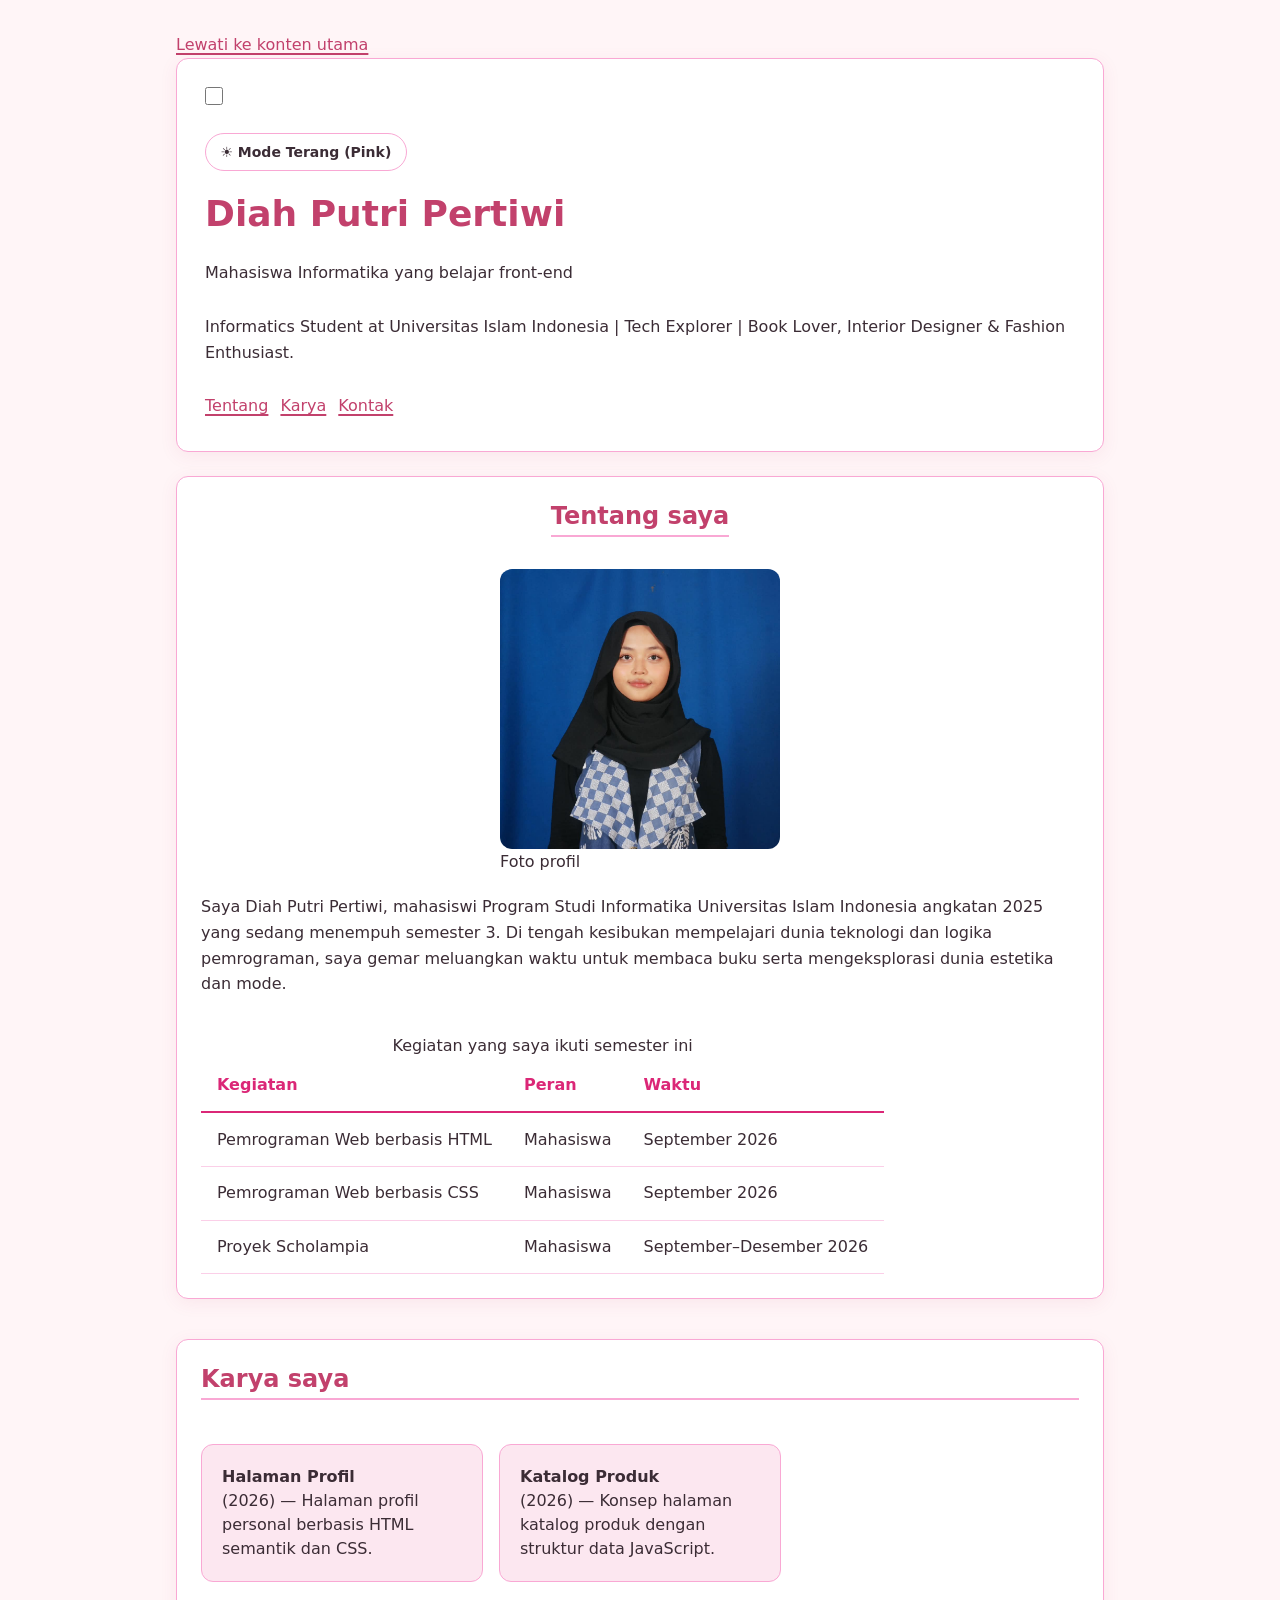
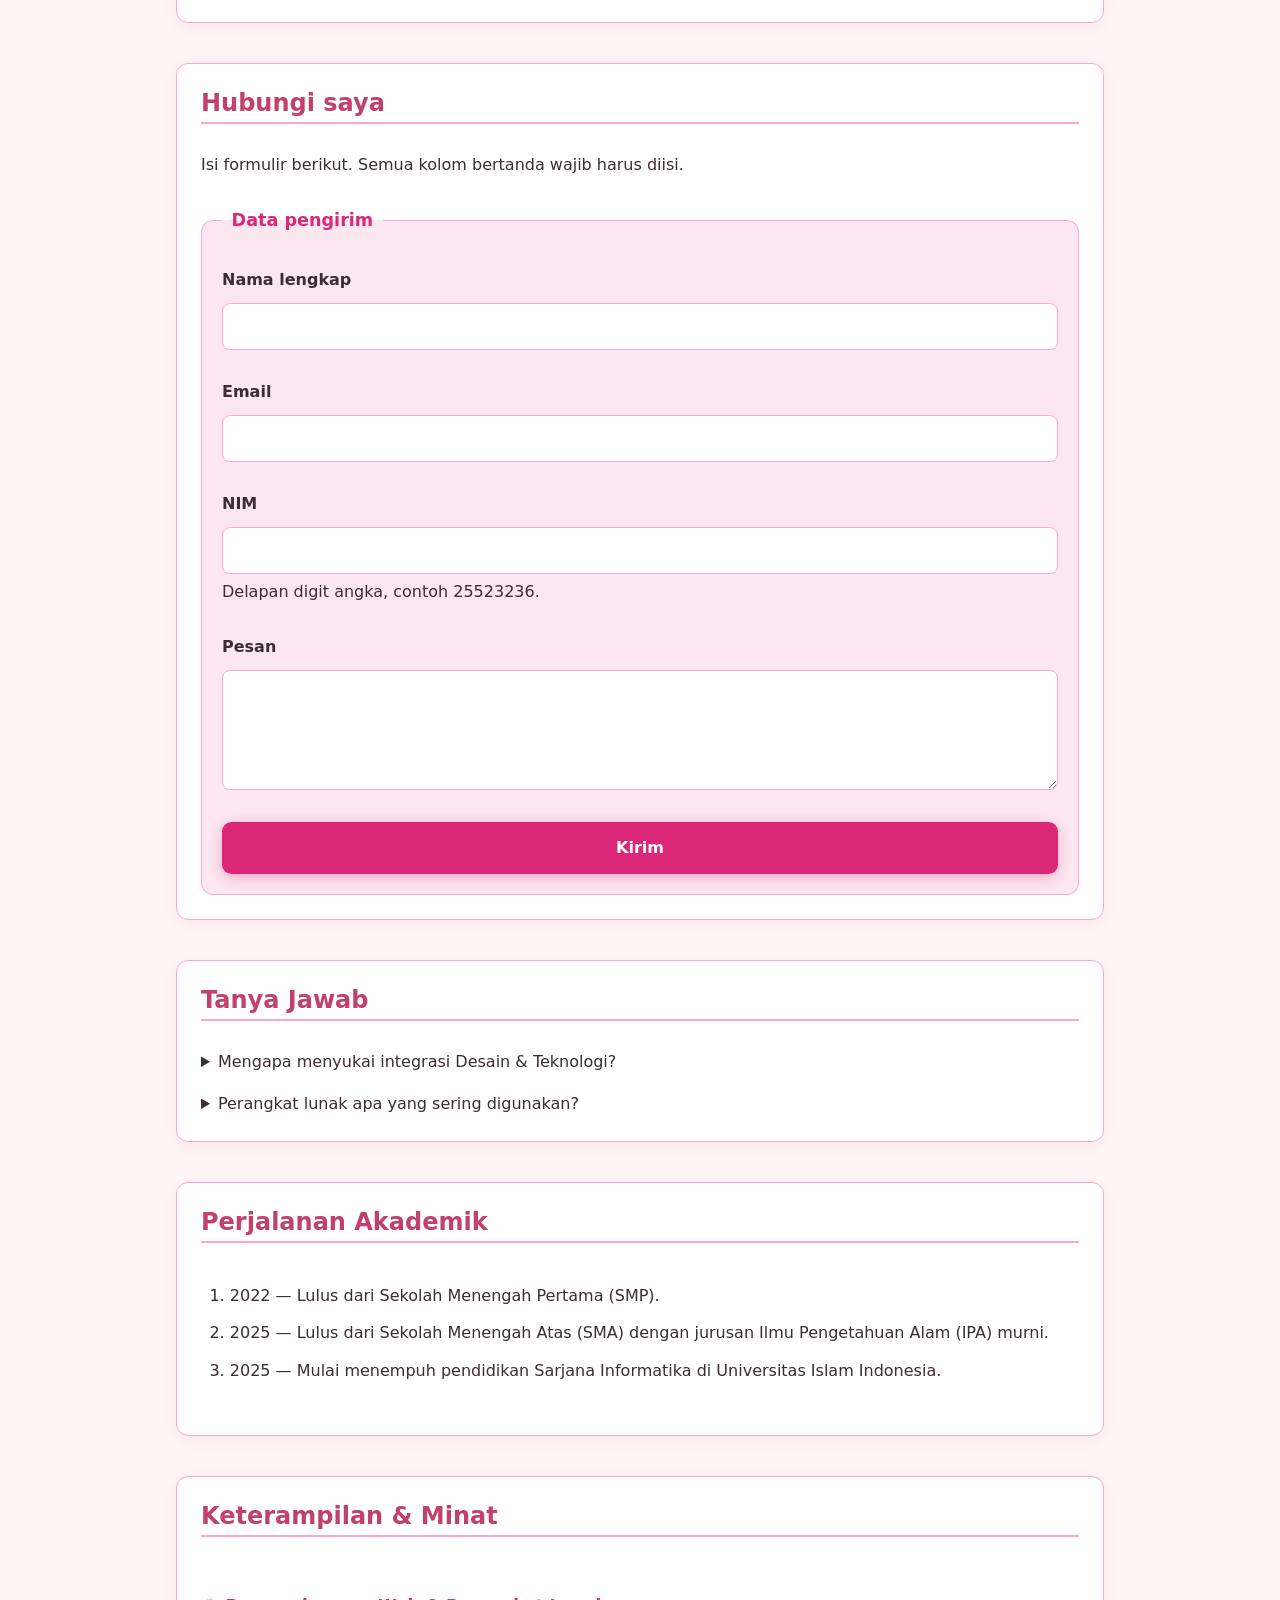
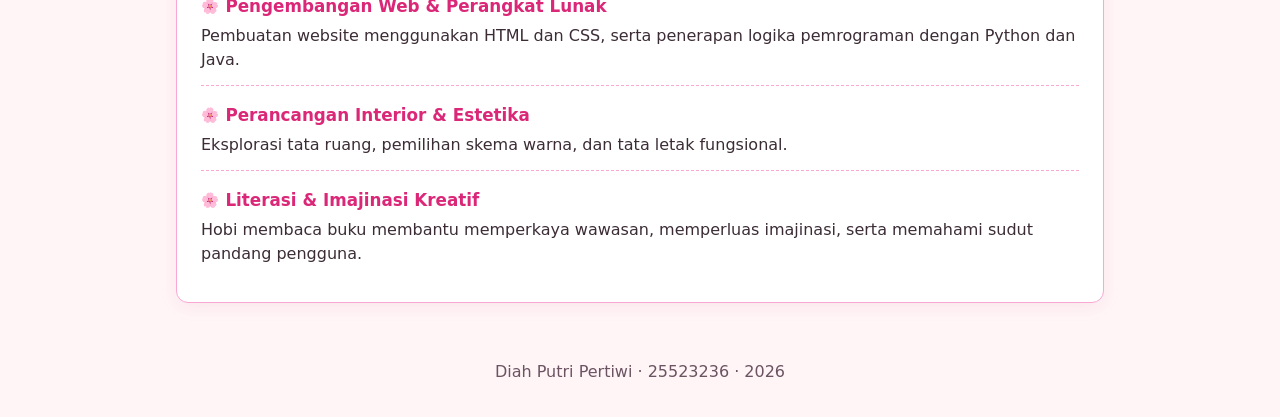
<file: worksheet-p8/worksheet-p8/profil.html>
<!DOCTYPE html>
<html lang="id">
<head>
  <meta charset="utf-8">
  <meta name="viewport" content="width=device-width, initial-scale=1.0">
  <meta name="color-scheme" content="light dark">

  <title>Profil Diah Putri Pertiwi — PABW 2026/2027</title>
  <meta
    name="description"
    content="Halaman profil Diah Putri Pertiwi, mahasiswa Informatika Universitas Islam Indonesia."
  >

  <link rel="stylesheet" href="css/tokens.css">
  <link rel="stylesheet" href="css/base.css">
  <link rel="stylesheet" href="css/layout.css">
  <link rel="stylesheet" href="css/komponen.css">
  <link rel="stylesheet" href="css/tema.css">
  <link rel="stylesheet" href="css/responsif.css">
</head>

<body>

  <a class="lewati" href="#utama">
    Lewati ke konten utama
  </a>

  <header class="kepala">

    <input
      type="checkbox"
      id="tema"
      class="pengalih-tema"
    >

    <label for="tema" class="tombol-tema"></label>

    <h1 id="nama-profil"></h1>
    <p id="peran-profil"></p>
    <p
      id="tagline-profil"
      class="tagline"
    ></p>

    <nav aria-label="Navigasi utama">
      <ul>
        <li>
          <a href="#tentang">Tentang</a>
        </li>
        <li>
          <a href="#karya">Karya</a>
        </li>
        <li>
          <a href="#kontak">Kontak</a>
        </li>
      </ul>
    </nav>

  </header>


  <main id="utama">

    <!-- =========================
         TENTANG SAYA
         ========================= -->

    <section id="tentang">

      <h2>Tentang saya</h2>

      <figure class="foto">

        <img
          src="media/foto-profil.jpeg"
          alt="Foto profil Diah Putri Pertiwi."
          width="480"
          height="300"
          loading="lazy"
        >

        <figcaption>
          Foto profil
        </figcaption>

      </figure>

      <p id="bio-profil"></p>


      <table>

        <caption>
          Kegiatan yang saya ikuti semester ini
        </caption>

        <thead>
          <tr>
            <th scope="col">Kegiatan</th>
            <th scope="col">Peran</th>
            <th scope="col">Waktu</th>
          </tr>
        </thead>

        <tbody id="daftar-kegiatan">

          <!--
            Isi tabel kegiatan diisi oleh JavaScript.
          -->

        </tbody>

      </table>

    </section>


    <!-- =========================
         KARYA SAYA
         ========================= -->

    <section id="karya">

      <h2>Karya saya</h2>

      <ul id="daftar-proyek">

        <!--
          Data proyek diisi dari daftarProyek
          di dalam js/app.js.
        -->

      </ul>

    </section>


    <!-- =========================
         KONTAK
         ========================= -->

    <section id="kontak">

      <h2>Hubungi saya</h2>

      <p>
        Isi formulir berikut.
        Semua kolom bertanda wajib harus diisi.
      </p>

      <form action="#" method="post">

        <fieldset>

          <legend>Data pengirim</legend>

          <p>
            <label for="nama">
              Nama lengkap
            </label>

            <input
              id="nama"
              name="nama"
              type="text"
              autocomplete="name"
              required
            >
          </p>


          <p>
            <label for="email">
              Email
            </label>

            <input
              id="email"
              name="email"
              type="email"
              autocomplete="email"
              required
            >
          </p>


          <p>
            <label for="nim">
              NIM
            </label>

            <input
              id="nim"
              name="nim"
              type="text"
              inputmode="numeric"
              pattern="[0-9]{8}"
              aria-describedby="nim-bantuan"
              required
            >

            <span id="nim-bantuan">
              Delapan digit angka, contoh 25523236.
            </span>

          </p>


          <p>
            <label for="pesan">
              Pesan
            </label>

            <textarea
              id="pesan"
              name="pesan"
              rows="4"
              required
            ></textarea>
          </p>


          <button type="submit">
            Kirim
          </button>

        </fieldset>

      </form>

    </section>


    <!-- =========================
         TANYA JAWAB
         ========================= -->

    <section id="tanya-jawab">

      <h2>Tanya Jawab</h2>

      <details>

        <summary>
          Mengapa menyukai integrasi Desain & Teknologi?
        </summary>

        <p>
          Karena perpaduan logika pemrograman dan estetika
          desain antarmuka menciptakan pengalaman pengguna
          yang tidak hanya fungsional tetapi juga nyaman dipandang.
        </p>

      </details>


      <details>

        <summary>
          Perangkat lunak apa yang sering digunakan?
        </summary>

        <p>
          VS Code, Chrome DevTools, Figma untuk desain antarmuka,
          serta tools perancangan tata ruang 3D.
        </p>

      </details>

    </section>


    <!-- =========================
         PERJALANAN AKADEMIK
         ========================= -->

    <section id="perjalanan">

      <h2>Perjalanan Akademik</h2>

      <ol
        id="lini-masa"
        class="lini"
      >

        <!--
          Data perjalanan diisi oleh JavaScript.
        -->

      </ol>

    </section>


    <!-- =========================
         KETERAMPILAN
         ========================= -->

    <section id="keterampilan">

      <h2>Keterampilan & Minat</h2>

      <dl
        id="daftar-keterampilan"
        class="keterampilan"
      >

        <!--
          Data keterampilan diisi oleh JavaScript.
        -->

      </dl>

    </section>

  </main>


  <footer class="kaki">

    <p>
      Diah Putri Pertiwi · 25523236 ·
      <time datetime="2026">2026</time>
    </p>

  </footer>


  <script
    type="module"
    src="js/app.js"
  ></script>

</body>
</html>
</file>
<file: worksheet-p10/worksheet-p10/css/tokens.css>
/* ==========================================================================
   TOKENS.CSS — DESIGN TOKENS
   ========================================================================== */

:root {
  /* Color Primitives */
  --clr-sakura-primary: #C2416C;
  --clr-sakura-light: #FFF5F7;
  --clr-sakura-accent: #FCE7F0;
  --clr-sakura-border: #F9A8D4;
  --clr-neutral-900: #0F172A;
  --clr-neutral-800: #1E293B;
  --clr-pink-400: #F472B6;
  --clr-white: #FFFFFF;
  --clr-text-main: #3B2C35;
  --clr-text-sub: #6B5361;
  --clr-danger: #B00020;

  /* Typography */
  --font-utama: system-ui, -apple-system, BlinkMacSystemFont, "Segoe UI", Roboto, sans-serif;
  --fs-sm: 0.875rem;
  --fs-base: 1rem;
  --fs-lg: 1.5rem;
  --fs-xl: 2.25rem;

  /* Layout & Design System */
  --radius-std: 0.75rem;
  --radius-full: 9999px;
  --shadow-soft: 0 4px 18px rgba(194, 65, 108, 0.08);

  /* Semantic Variables */
  --bg-halaman: var(--clr-sakura-light);
  --bg-kartu: var(--clr-white);
  --bg-aksen: var(--clr-sakura-accent);
  --teks-utama: var(--clr-text-main);
  --teks-sekunder: var(--clr-text-sub);
  --teks-judul: var(--clr-sakura-primary);
  --teks-pautan: var(--clr-sakura-primary);
  --bingkai: var(--clr-sakura-border);
  --fokus-ring: var(--clr-sakura-primary);
  --warna-bahaya: var(--clr-danger);

  --space-4: 1rem;
}
</file>
<file: worksheet-p10/worksheet-p10/css/base.css>
/* ==========================================================================
   BASE.CSS — RESET & GLOBAL STYLES
   ========================================================================== */

*, *::before, *::after {
  box-sizing: border-box;
  margin: 0;
  padding: 0;
}

body {
  font-family: var(--font-utama);
  font-size: var(--fs-base);
  line-height: 1.6;
  background-color: var(--bg-halaman);
  color: var(--teks-utama);
  padding: 2rem 1rem;
  transition: background-color 0.3s ease, color 0.3s ease;
}

h1, h2, h3 {
  color: var(--teks-judul);
  line-height: 1.25;
  font-weight: 700;
}

h1 { font-size: var(--fs-xl); margin-bottom: 0.5rem; }
h2 { font-size: var(--fs-lg); margin-bottom: 0.75rem; border-bottom: 2px solid var(--bingkai); padding-bottom: 0.25rem; }
h3 { font-size: 1.15rem; margin-bottom: 0.25rem; }

p { margin-bottom: 0.75rem; }
p:last-child { margin-bottom: 0; }

a {
  color: var(--teks-pautan);
  text-decoration-thickness: 2px;
  text-underline-offset: 3px;
  transition: color 0.2s ease, opacity 0.2s ease;
}
a:hover { opacity: 0.8; }

:focus-visible {
  outline: 3px solid var(--fokus-ring);
  outline-offset: 3px;
  border-radius: 0.25rem;
}

img, picture {
  max-width: 100%;
  height: auto;
  display: block;
}

input, textarea, button { font: inherit; color: inherit; }

ul, ol { padding-left: 1.5rem; margin-bottom: 1rem; }
li { margin-bottom: 0.25rem; }
</file>
<file: worksheet-p10/worksheet-p10/css/layout.css>
/* ==========================================================================
   LAYOUT.CSS — CARD-BASED LAYOUT
   ========================================================================== */

/* B.1 Kerangka Utama Halaman */
body {
  max-width: 60rem;
  margin-inline: auto;
  display: grid;
  grid-template-rows: auto 1fr auto; 
}

/* Header & Section Cards */
.kepala, section {
  background-color: var(--bg-kartu);
  padding: 1.5rem;
  border-radius: var(--radius-std);
  border: 1px solid var(--bingkai);
  box-shadow: var(--shadow-soft);
  display: flex;
  flex-direction: column;
  gap: 1rem;
  margin-bottom: 1.5rem;
}

.kepala {
  padding: 1.75rem;
}

/* B.2 Navbar / Navigasi Utama */
.kepala nav ul {
  display: flex;
  flex-wrap: wrap;
  gap: 0.75rem;
  align-items: center;
  list-style: none;
  padding: 0;
  margin: 0;
}


/* Section Tentang Saya */
#tentang {
  align-items: center;
  gap: 1.25rem;
}

#tentang .foto {
  width: 100%;
  max-width: 280px;
  margin: 0 auto;
}

#tentang p {
  width: 100%;
  margin: 0;
  text-align: left;
}

.foto img {
  width: 100%;
  aspect-ratio: 1 / 1;
  object-fit: cover;
  border-radius: var(--radius-std);
}

/* Form Layout */
form fieldset {
  display: flex;
  flex-direction: column;
  gap: 1rem;
  padding: 1.25rem;
  border: 1px solid var(--bingkai);
  border-radius: var(--radius-std);
  background-color: var(--bg-aksen);
}

form p {
  display: flex;
  flex-direction: column;
  gap: 0.35rem;
  margin: 0;
}

.kaki {
  margin-top: 2rem;
  text-align: center;
  font-size: var(--fs-sm);
  color: var(--teks-sekunder);
}
</file>
<file: worksheet-p10/worksheet-p10/css/komponen.css>
/* ==========================================================================
   KOMPONEN.CSS — ELEMEN SPESIFIK & TABEL
   ========================================================================== */

/* 1. AKSESIBILITAS & VALIDASI FORM */
input:focus-visible, textarea:focus-visible, button:focus-visible {
  outline: 2px solid var(--fokus-ring);
  outline-offset: 2px;
}

input:user-invalid, textarea:user-invalid {
  border: 2px solid var(--warna-bahaya);
}

.pesan-galat {
  display: none;
  color: var(--warna-bahaya);
  font-size: var(--fs-sm);
  margin-top: 0.25rem;
}

p:has(input:user-invalid) .pesan-galat {
  display: block;
}

/* C.1 Galeri Adaptif (Mengubah daftar karya menjadi grid kartu otomatis) */
#karya ul, .karya ul { 
  display: grid;
  gap: 1rem;                           /* Jarak antarkartu */
  list-style: none;                    /* Menghilangkan bullet standar */
  padding-left: 0;
  margin-top: 1rem;
}

/* C.2 Isi Kartu (Flexbox di dalam tiap item karya) */
#karya li, .karya li { 
  display: flex;
  flex-direction: column;
  justify-content: space-between;     /* Menyebar isi kartu secara rata */
  padding: 1.25rem;
  border: 1px solid var(--bingkai);
  border-radius: var(--radius-std);
  background-color: var(--bg-aksen);
  margin-bottom: 0;                    /* Margin diganti dengan gap di ul */
  line-height: 1.5;
}

/* LEMBAR D — Penempatan Span (Kartu Pertama Membentang 2 Kolom) */
/*
#karya li:first-child {
  grid-column: span 2; 
}
*/

#lini-masa ol, .lini { padding-left: 1.8rem; margin-top: 0.75rem; }
#lini-masa li, .lini li { margin-bottom: 0.75rem; line-height: 1.6; }

/* 3. TABEL KEGIATAN (HEADER PINK, DATA NETRAL) */
table, .tabel-kegiatan {
  width: 100%;
  border-collapse: collapse;
  margin-top: 1rem;
}

th, td {
  padding: 0.85rem 1rem;
  text-align: left;
  vertical-align: middle;
}

/* Header Utama Paling Atas */
thead th, thead td, table > tr:first-child th {
  color: #db2777;
  font-weight: 700;
  border-bottom: 2px solid #db2777;
}

/* Semua Isi Baris Data */
tbody tr th, tbody tr td, 
table > tr:not(:first-child) th, table > tr:not(:first-child) td {
  color: var(--teks-utama);
  font-weight: 400;
  border-bottom: 1px solid #fbcfe8;
}

/* 4. KETERAMPILAN (DEFINITION LIST) */
dl { margin-top: 0.75rem; }
dt {
  font-weight: 700;
  color: #db2777;
  font-size: 1.05rem;
  margin-top: 1rem;
  display: flex;
  align-items: center;
  gap: 0.4rem;
}
dt::before { content: "🌸"; font-size: 0.9rem; }

dd {
  margin-left: 0;
  margin-top: 0.25rem;
  padding-bottom: 0.8rem;
  border-bottom: 1px dashed #f9a8d4;
  color: var(--teks-utama);
  line-height: 1.5;
}
dd:last-of-type { border-bottom: none; }

/* 5. FORMULIR INPUT */
fieldset {
  border: 2px solid #f9a8d4;
  border-radius: 0.8rem;
  padding: 1.25rem;
  background-color: #fff5f7;
}

legend { font-weight: 700; color: #db2777; padding: 0 0.6rem; font-size: 1.1rem; }
label { display: block; font-weight: 600; color: var(--teks-utama); margin: 0.8rem 0 0.3rem; }

input[type="text"], input[type="email"], textarea {
  background-color: #ffffff;
  color: #2d1a24;
  border: 1.5px solid #f9a8d4;
  border-radius: 0.5rem;
  padding: 0.65rem 0.85rem;
  width: 100%;
  box-sizing: border-box;
  font-size: 0.95rem;
}

input:focus, textarea:focus {
  outline: none;
  border-color: #db2777;
  box-shadow: 0 0 0 3px rgba(219, 39, 119, 0.15);
}

/* 6. OVERRIDE DONGKER (MODE GELAP) */
:root:has(#tema:checked) thead th,
:root:has(#tema:checked) table > tr:first-child th {
  color: #f472b6 !important;
  border-bottom-color: #f472b6 !important;
}

:root:has(#tema:checked) tbody tr th,
:root:has(#tema:checked) tbody tr td,
:root:has(#tema:checked) table > tr:not(:first-child) th,
:root:has(#tema:checked) table > tr:not(:first-child) td {
  color: #f1f5f9 !important;
  border-bottom: 1px solid #334155 !important;
}

:root:has(#tema:checked) tbody tr *,
:root:has(#tema:checked) table > tr:not(:first-child) * {
  color: inherit !important;
  font-weight: inherit !important;
}

:root:has(#tema:checked) fieldset { background-color: #1e293b; border-color: #334155; }
:root:has(#tema:checked) legend, :root:has(#tema:checked) dt { color: #f472b6; }
:root:has(#tema:checked) label { color: #f1f5f9; }
:root:has(#tema:checked) dd { border-bottom-color: #334155; color: #cbd5e1; }

/* E.1 & E.2 Mencegah teks/URL panjang mendorong lebar kartu keluar kotak */
#karya li, .karya li {
  min-width: 0;                /* Memberi izin kartu menyusut di bawah lebar konten asli */
  overflow-wrap: anywhere;     /* Memotong teks/link panjang secara otomatis */
}

/* Mengamankan seluruh judul dan paragraf dari potensi overflow */
h1, h2, h3, p, a, dt, dd {
  overflow-wrap: anywhere;
}


#filter {
  display: flex;
  gap: 0.5rem;
  margin-bottom: 1rem;
}

#filter button {
  background-color: var(--bg-halaman);
  color: var(--teks-utama);
  border: 1px solid var(--bingkai);
  padding: 0.4rem 1rem;
  border-radius: 2rem;
  font-size: 0.9rem;
  font-weight: 600;
  cursor: pointer;
  transition: all 0.2s ease;
}

#filter button:hover {
  background-color: var(--bg-aksen);
}

/* Penanda tombol yang sedang aktif (Wajib dari Lembar C.2) */
#filter button.aktif {
  background-color: var(--clr-sakura-primary);
  color: white;
  border-color: var(--clr-sakura-primary);
  /* Outline sesuai permintaan worksheet */
  outline: 2px solid var(--clr-sakura-primary);
  outline-offset: 2px;
}
/* Penanda error tambahan untuk atribut aria-invalid */
input[aria-invalid="true"], textarea[aria-invalid="true"] {
  border: 2px solid var(--warna-bahaya) !important;
}
input:-webkit-autofill,
textarea:-webkit-autofill {
  -webkit-box-shadow: 0 0 0 1000px #ffffff inset !important;
  -webkit-text-fill-color: var(--teks-utama) !important;
}
</file>
<file: worksheet-p10/worksheet-p10/css/tema.css>
/* ==========================================================================
   TEMA.CSS — SAKLAR TEMA & OVERRIDE TEMA GELAP
   ========================================================================== */

/* 1. Pengubah Variabel Mode Gelap */
:root:has(#tema:checked) {
  --bg-halaman: #0F172A;
  --bg-kartu: #1E293B;
  --teks-utama: #F1F5F9;
  --teks-judul: #F472B6;
  --teks-pautan: #F472B6;
  --bingkai: #334155;
  --bg-aksen: #334155;
}

/* 2. Saklar Tema (Button & Checkbox) */
.pengalih-tema {
  width: 18px;
  height: 18px;
  cursor: pointer;
  accent-color: #DB2777;
}

.saklar-pojok, .tombol-tema, .label-saklar {
  display: inline-flex !important;
  align-items: center;
  width: fit-content !important;
  max-width: max-content !important;
  white-space: nowrap;
}

.tombol-tema {
  gap: 0.5rem;
  padding: 0.4rem 0.9rem;
  border: 1.5px solid var(--bingkai);
  border-radius: 2rem;
  background-color: var(--bg-kartu);
  color: var(--teks-utama);
  font-size: 0.875rem;
  font-weight: 600;
  cursor: pointer;
  user-select: none;
  transition: all 0.2s ease-in-out;
}

.tombol-tema::after { content: "☀️ Mode Terang (Pink)"; }

:root:has(#tema:checked) .tombol-tema {
  background-color: #334155;
  border-color: #F472B6;
  color: #FFFFFF;
}
:root:has(#tema:checked) .tombol-tema::after { content: "🌙 Mode Gelap (Dongker)"; }

:root:has(#tema:checked) .foto img {
  filter: brightness(0.85) contrast(1.05);
}

/* 3. Input & Textarea Mode Gelap */
:root:has(#tema:checked) input[type="text"],
:root:has(#tema:checked) input[type="email"],
:root:has(#tema:checked) textarea {
  background-color: #0f172a !important;
  color: #f1f5f9 !important;
  border-color: #334155 !important;
}

:root:has(#tema:checked) input:focus,
:root:has(#tema:checked) textarea:focus {
  border-color: #f472b6 !important;
  box-shadow: 0 0 0 3px rgba(244, 114, 182, 0.25) !important;
}

/* 4. Tombol Kirim (Submit Button) */
button[type="submit"], input[type="submit"], .tombol-kirim {
  background-color: #db2777 !important;
  color: #ffffff !important;
  font-weight: 700 !important;
  font-size: 1rem;
  padding: 0.85rem 1.5rem;
  border: none !important;
  border-radius: 0.6rem;
  cursor: pointer;
  width: 100%;
  margin-top: 1rem;
  transition: all 0.2s ease-in-out;
  box-shadow: 0 4px 14px rgba(219, 39, 119, 0.3);
}

button[type="submit"]:hover, input[type="submit"]:hover, .tombol-kirim:hover {
  background-color: #be185d !important;
  transform: translateY(-2px);
  box-shadow: 0 6px 18px rgba(219, 39, 119, 0.4);
}

button[type="submit"]:active, input[type="submit"]:active, .tombol-kirim:active {
  transform: translateY(0);
}

/* Tombol Kirim Mode Gelap */
:root:has(#tema:checked) button[type="submit"],
:root:has(#tema:checked) input[type="submit"],
:root:has(#tema:checked) .tombol-kirim {
  background-color: #f472b6 !important;
  color: #0f172a !important;
  box-shadow: 0 4px 14px rgba(244, 114, 182, 0.25);
}

:root:has(#tema:checked) button[type="submit"]:hover,
:root:has(#tema:checked) input[type="submit"]:hover,
:root:has(#tema:checked) .tombol-kirim:hover {
  background-color: #f687b3 !important;
  box-shadow: 0 6px 18px rgba(244, 114, 182, 0.4);
}
</file>
<file: worksheet-p10/worksheet-p10/css/responsif.css>
/*dasar: berlaku di semua lebar*/
main {
    display: grid;
    grid-template-columns:1fr;
    gap:var(--space-4, 1.5rem);
}

.grid, #karya ul, .karya ul {
  display: grid;
  grid-template-columns: 1fr;
  gap: var(--space-4, 1.5rem);
}


/* gambar tidak melebihi wadahnya */
img { 
  max-width: 100%; 
  height: auto; 
}

/* tabel lebar dapat digulir sendiri */
table { 
  display: block;
  width: 100%;
  overflow-x: auto;
  white-space: nowrap;
}
/* teks mengikuti ukuran huruf pengguna */
p { 
  font-size: 1rem; 
  line-height: 1.6; 
}

/* tablet: galeri dua kolom */
@media (min-width: 48rem) {
  .grid, #karya ul, .karya ul { 
    grid-template-columns: repeat(2, 1fr); 
  }
}

/* desktop: sidebar bersanding dengan konten */
@media (min-width: 60rem) {
  .grid, #karya ul, .karya ul { 
    grid-template-columns: repeat(3, 1fr); 
  }
}
</file>
<file: worksheet-p11/worksheet-p11/css/tokens.css>
:root {
  --clr-sakura-primary: #C2416C;
  --clr-sakura-light: #FFF5F7;
  --clr-sakura-accent: #FCE7F0;
  --clr-sakura-border: #F9A8D4;
  --clr-neutral-900: #0F172A;
  --clr-neutral-800: #1E293B;
  --clr-pink-400: #F472B6;
  --clr-white: #FFFFFF;
  --clr-text-main: #3B2C35;
  --clr-text-sub: #6B5361;
  --clr-danger: #B00020;

  --font-utama: system-ui, -apple-system, BlinkMacSystemFont, "Segoe UI", Roboto, sans-serif;
  --fs-sm: 0.875rem;
  --fs-base: 1rem;
  --fs-lg: 1.5rem;
  --fs-xl: 2.25rem;

  --radius-std: 0.75rem;
  --radius-full: 9999px;
  --shadow-soft: 0 4px 18px rgba(194, 65, 108, 0.08);

  --bg-halaman: var(--clr-sakura-light);
  --bg-kartu: var(--clr-white);
  --bg-aksen: var(--clr-sakura-accent);
  --teks-utama: var(--clr-text-main);
  --teks-sekunder: var(--clr-text-sub);
  --teks-judul: var(--clr-sakura-primary);
  --teks-pautan: var(--clr-sakura-primary);
  --bingkai: var(--clr-sakura-border);
  --fokus-ring: var(--clr-sakura-primary);
  --warna-bahaya: var(--clr-danger);

  --space-4: 1rem;
}
</file>
<file: worksheet-p11/worksheet-p11/css/base.css>
*, *::before, *::after {
  box-sizing: border-box;
  margin: 0;
  padding: 0;
}

body {
  font-family: var(--font-utama);
  font-size: var(--fs-base);
  line-height: 1.6;
  background-color: var(--bg-halaman);
  color: var(--teks-utama);
  padding: 2rem 1rem;
  transition: background-color 0.3s ease, color 0.3s ease;
}

h1, h2, h3 {
  color: var(--teks-judul);
  line-height: 1.25;
  font-weight: 700;
}

h1 { font-size: var(--fs-xl); margin-bottom: 0.5rem; }
h2 { font-size: var(--fs-lg); margin-bottom: 0.75rem; border-bottom: 2px solid var(--bingkai); padding-bottom: 0.25rem; }
h3 { font-size: 1.15rem; margin-bottom: 0.25rem; }

p { margin-bottom: 0.75rem; }
p:last-child { margin-bottom: 0; }

a {
  color: var(--teks-pautan);
  text-decoration-thickness: 2px;
  text-underline-offset: 3px;
  transition: color 0.2s ease, opacity 0.2s ease;
}
a:hover { opacity: 0.8; }

:focus-visible {
  outline: 3px solid var(--fokus-ring);
  outline-offset: 3px;
  border-radius: 0.25rem;
}

img, picture {
  max-width: 100%;
  height: auto;
  display: block;
}

input, textarea, button { font: inherit; color: inherit; }

ul, ol { padding-left: 1.5rem; margin-bottom: 1rem; }
li { margin-bottom: 0.25rem; }
</file>
<file: worksheet-p11/worksheet-p11/css/layout.css>
body {
  max-width: 60rem;
  margin-inline: auto;
  display: grid;
  grid-template-rows: auto 1fr auto; 
}
.kepala, section {
  background-color: var(--bg-kartu);
  padding: 1.5rem;
  border-radius: var(--radius-std);
  border: 1px solid var(--bingkai);
  box-shadow: var(--shadow-soft);
  display: flex;
  flex-direction: column;
  gap: 1rem;
  margin-bottom: 1.5rem;
}

.kepala {
  padding: 1.75rem;
}

.kepala nav ul {
  display: flex;
  flex-wrap: wrap;
  gap: 0.75rem;
  align-items: center;
  list-style: none;
  padding: 0;
  margin: 0;
}

#tentang {
  align-items: center;
  gap: 1.25rem;
}

#tentang .foto {
  width: 100%;
  max-width: 280px;
  margin: 0 auto;
}

#tentang p {
  width: 100%;
  margin: 0;
  text-align: left;
}

.foto img {
  width: 100%;
  aspect-ratio: 1 / 1;
  object-fit: cover;
  border-radius: var(--radius-std);
}
form fieldset {
  display: flex;
  flex-direction: column;
  gap: 1rem;
  padding: 1.25rem;
  border: 1px solid var(--bingkai);
  border-radius: var(--radius-std);
  background-color: var(--bg-aksen);
}

form p {
  display: flex;
  flex-direction: column;
  gap: 0.35rem;
  margin: 0;
}

.kaki {
  margin-top: 2rem;
  text-align: center;
  font-size: var(--fs-sm);
  color: var(--teks-sekunder);
}
</file>
<file: worksheet-p11/worksheet-p11/css/komponen.css>
input:focus-visible, textarea:focus-visible, button:focus-visible {
  outline: 2px solid var(--fokus-ring);
  outline-offset: 2px;
}

input:user-invalid, textarea:user-invalid {
  border: 2px solid var(--warna-bahaya);
}

.pesan-galat {
  display: none;
  color: var(--warna-bahaya);
  font-size: var(--fs-sm);
  margin-top: 0.25rem;
}

p:has(input:user-invalid) .pesan-galat {
  display: block;
}

#karya ul, .karya ul { 
  display: grid;
  gap: 1rem;                           
  list-style: none;                    
  padding-left: 0;
  margin-top: 1rem;
}

#karya li, .karya li { 
  display: flex;
  flex-direction: column;
  justify-content: space-between;    
  padding: 1.25rem;
  border: 1px solid var(--bingkai);
  border-radius: var(--radius-std);
  background-color: var(--bg-aksen);
  margin-bottom: 0;                    
  line-height: 1.5;
}

#lini-masa ol, .lini { padding-left: 1.8rem; margin-top: 0.75rem; }
#lini-masa li, .lini li { margin-bottom: 0.75rem; line-height: 1.6; }

table, .tabel-kegiatan {
  width: 100%;
  border-collapse: collapse;
  margin-top: 1rem;
}

th, td {
  padding: 0.85rem 1rem;
  text-align: left;
  vertical-align: middle;
}

thead th, thead td, table > tr:first-child th {
  color: #db2777;
  font-weight: 700;
  border-bottom: 2px solid #db2777;
}

tbody tr th, tbody tr td, 
table > tr:not(:first-child) th, table > tr:not(:first-child) td {
  color: var(--teks-utama);
  font-weight: 400;
  border-bottom: 1px solid #fbcfe8;
}

dl { margin-top: 0.75rem; }
dt {
  font-weight: 700;
  color: #db2777;
  font-size: 1.05rem;
  margin-top: 1rem;
  display: flex;
  align-items: center;
  gap: 0.4rem;
}
dt::before { content: "🌸"; font-size: 0.9rem; }

dd {
  margin-left: 0;
  margin-top: 0.25rem;
  padding-bottom: 0.8rem;
  border-bottom: 1px dashed #f9a8d4;
  color: var(--teks-utama);
  line-height: 1.5;
}
dd:last-of-type { border-bottom: none; }

fieldset {
  border: 2px solid #f9a8d4;
  border-radius: 0.8rem;
  padding: 1.25rem;
  background-color: #fff5f7;
}

legend { font-weight: 700; color: #db2777; padding: 0 0.6rem; font-size: 1.1rem; }
label { display: block; font-weight: 600; color: var(--teks-utama); margin: 0.8rem 0 0.3rem; }

input[type="text"], input[type="email"], textarea {
  background-color: #ffffff;
  color: #2d1a24;
  border: 1.5px solid #f9a8d4;
  border-radius: 0.5rem;
  padding: 0.65rem 0.85rem;
  width: 100%;
  box-sizing: border-box;
  font-size: 0.95rem;
}

input:focus, textarea:focus {
  outline: none;
  border-color: #db2777;
  box-shadow: 0 0 0 3px rgba(219, 39, 119, 0.15);
}

:root:has(#tema:checked) thead th,
:root:has(#tema:checked) table > tr:first-child th {
  color: #f472b6 !important;
  border-bottom-color: #f472b6 !important;
}

:root:has(#tema:checked) tbody tr th,
:root:has(#tema:checked) tbody tr td,
:root:has(#tema:checked) table > tr:not(:first-child) th,
:root:has(#tema:checked) table > tr:not(:first-child) td {
  color: #f1f5f9 !important;
  border-bottom: 1px solid #334155 !important;
}

:root:has(#tema:checked) tbody tr *,
:root:has(#tema:checked) table > tr:not(:first-child) * {
  color: inherit !important;
  font-weight: inherit !important;
}

:root:has(#tema:checked) fieldset { background-color: #1e293b; border-color: #334155; }
:root:has(#tema:checked) legend, :root:has(#tema:checked) dt { color: #f472b6; }
:root:has(#tema:checked) label { color: #f1f5f9; }
:root:has(#tema:checked) dd { border-bottom-color: #334155; color: #cbd5e1; }

#karya li, .karya li {
  min-width: 0;                
  overflow-wrap: anywhere;     
}

h1, h2, h3, p, a, dt, dd {
  overflow-wrap: anywhere;
}


#filter {
  display: flex;
  gap: 0.5rem;
  margin-bottom: 1rem;
}

#filter button {
  background-color: var(--bg-halaman);
  color: var(--teks-utama);
  border: 1px solid var(--bingkai);
  padding: 0.4rem 1rem;
  border-radius: 2rem;
  font-size: 0.9rem;
  font-weight: 600;
  cursor: pointer;
  transition: all 0.2s ease;
}

#filter button:hover {
  background-color: var(--bg-aksen);
}

#filter button.aktif {
  background-color: var(--clr-sakura-primary);
  color: white;
  border-color: var(--clr-sakura-primary);
  outline: 2px solid var(--clr-sakura-primary);
  outline-offset: 2px;
}
input[aria-invalid="true"], textarea[aria-invalid="true"] {
  border: 2px solid var(--warna-bahaya) !important;
}
input:-webkit-autofill,
textarea:-webkit-autofill {
  -webkit-box-shadow: 0 0 0 1000px #ffffff inset !important;
  -webkit-text-fill-color: var(--teks-utama) !important;
}
</file>
<file: worksheet-p11/worksheet-p11/css/tema.css>
:root:has(#tema:checked) {
  --bg-halaman: #0F172A;
  --bg-kartu: #1E293B;
  --teks-utama: #F1F5F9;
  --teks-judul: #F472B6;
  --teks-pautan: #F472B6;
  --bingkai: #334155;
  --bg-aksen: #334155;
}
.pengalih-tema {
  width: 18px;
  height: 18px;
  cursor: pointer;
  accent-color: #DB2777;
}

.saklar-pojok, .tombol-tema, .label-saklar {
  display: inline-flex !important;
  align-items: center;
  width: fit-content !important;
  max-width: max-content !important;
  white-space: nowrap;
}

.tombol-tema {
  gap: 0.5rem;
  padding: 0.4rem 0.9rem;
  border: 1.5px solid var(--bingkai);
  border-radius: 2rem;
  background-color: var(--bg-kartu);
  color: var(--teks-utama);
  font-size: 0.875rem;
  font-weight: 600;
  cursor: pointer;
  user-select: none;
  transition: all 0.2s ease-in-out;
}

.tombol-tema::after { content: "☀️ Mode Terang (Pink)"; }

:root:has(#tema:checked) .tombol-tema {
  background-color: #334155;
  border-color: #F472B6;
  color: #FFFFFF;
}
:root:has(#tema:checked) .tombol-tema::after { content: "🌙 Mode Gelap (Dongker)"; }

:root:has(#tema:checked) .foto img {
  filter: brightness(0.85) contrast(1.05);
}

:root:has(#tema:checked) input[type="text"],
:root:has(#tema:checked) input[type="email"],
:root:has(#tema:checked) textarea {
  background-color: #0f172a !important;
  color: #f1f5f9 !important;
  border-color: #334155 !important;
}

:root:has(#tema:checked) input:focus,
:root:has(#tema:checked) textarea:focus {
  border-color: #f472b6 !important;
  box-shadow: 0 0 0 3px rgba(244, 114, 182, 0.25) !important;
}

button[type="submit"], input[type="submit"], .tombol-kirim {
  background-color: #db2777 !important;
  color: #ffffff !important;
  font-weight: 700 !important;
  font-size: 1rem;
  padding: 0.85rem 1.5rem;
  border: none !important;
  border-radius: 0.6rem;
  cursor: pointer;
  width: 100%;
  margin-top: 1rem;
  transition: all 0.2s ease-in-out;
  box-shadow: 0 4px 14px rgba(219, 39, 119, 0.3);
}

button[type="submit"]:hover, input[type="submit"]:hover, .tombol-kirim:hover {
  background-color: #be185d !important;
  transform: translateY(-2px);
  box-shadow: 0 6px 18px rgba(219, 39, 119, 0.4);
}

button[type="submit"]:active, input[type="submit"]:active, .tombol-kirim:active {
  transform: translateY(0);
}

:root:has(#tema:checked) button[type="submit"],
:root:has(#tema:checked) input[type="submit"],
:root:has(#tema:checked) .tombol-kirim {
  background-color: #f472b6 !important;
  color: #0f172a !important;
  box-shadow: 0 4px 14px rgba(244, 114, 182, 0.25);
}

:root:has(#tema:checked) button[type="submit"]:hover,
:root:has(#tema:checked) input[type="submit"]:hover,
:root:has(#tema:checked) .tombol-kirim:hover {
  background-color: #f687b3 !important;
  box-shadow: 0 6px 18px rgba(244, 114, 182, 0.4);
}
</file>
<file: worksheet-p11/worksheet-p11/css/responsif.css>
main {
    display: grid;
    grid-template-columns:1fr;
    gap:var(--space-4, 1.5rem);
}

.grid, #karya ul, .karya ul {
  display: grid;
  grid-template-columns: 1fr;
  gap: var(--space-4, 1.5rem);
}

img { 
  max-width: 100%; 
  height: auto; 
}

table { 
  display: block;
  width: 100%;
  overflow-x: auto;
  white-space: nowrap;
}
p { 
  font-size: 1rem; 
  line-height: 1.6; 
}

@media (min-width: 48rem) {
  .grid, #karya ul, .karya ul { 
    grid-template-columns: repeat(2, 1fr); 
  }
}

@media (min-width: 60rem) {
  .grid, #karya ul, .karya ul { 
    grid-template-columns: repeat(3, 1fr); 
  }
}
</file>
<file: worksheet-p4/worksheet-p4/css/tokens.css>
/* ==========================================================================
   TOKENS.CSS — DESIGN TOKENS
   ========================================================================== */

:root {
  /* Color Primitives */
  --clr-sakura-primary: #C2416C;
  --clr-sakura-light: #FFF5F7;
  --clr-sakura-accent: #FCE7F0;
  --clr-sakura-border: #F9A8D4;
  --clr-neutral-900: #0F172A;
  --clr-neutral-800: #1E293B;
  --clr-pink-400: #F472B6;
  --clr-white: #FFFFFF;
  --clr-text-main: #3B2C35;
  --clr-text-sub: #6B5361;
  --clr-danger: #B00020;

  /* Typography */
  --font-utama: system-ui, -apple-system, BlinkMacSystemFont, "Segoe UI", Roboto, sans-serif;
  --fs-sm: 0.875rem;
  --fs-base: 1rem;
  --fs-lg: 1.5rem;
  --fs-xl: 2.25rem;

  /* Layout & Design System */
  --radius-std: 0.75rem;
  --radius-full: 9999px;
  --shadow-soft: 0 4px 18px rgba(194, 65, 108, 0.08);

  /* Semantic Variables */
  --bg-halaman: var(--clr-sakura-light);
  --bg-kartu: var(--clr-white);
  --bg-aksen: var(--clr-sakura-accent);
  --teks-utama: var(--clr-text-main);
  --teks-sekunder: var(--clr-text-sub);
  --teks-judul: var(--clr-sakura-primary);
  --teks-pautan: var(--clr-sakura-primary);
  --bingkai: var(--clr-sakura-border);
  --fokus-ring: var(--clr-sakura-primary);
  --warna-bahaya: var(--clr-danger);
}
</file>
<file: worksheet-p4/worksheet-p4/css/base.css>
/* ==========================================================================
   BASE.CSS — RESET & GLOBAL STYLES
   ========================================================================== */

*, *::before, *::after {
  box-sizing: border-box;
  margin: 0;
  padding: 0;
}

body {
  font-family: var(--font-utama);
  font-size: var(--fs-base);
  line-height: 1.6;
  background-color: var(--bg-halaman);
  color: var(--teks-utama);
  padding: 2rem 1rem;
  transition: background-color 0.3s ease, color 0.3s ease;
}

h1, h2, h3 {
  color: var(--teks-judul);
  line-height: 1.25;
  font-weight: 700;
}

h1 { font-size: var(--fs-xl); margin-bottom: 0.5rem; }
h2 { font-size: var(--fs-lg); margin-bottom: 0.75rem; border-bottom: 2px solid var(--bingkai); padding-bottom: 0.25rem; }
h3 { font-size: 1.15rem; margin-bottom: 0.25rem; }

p { margin-bottom: 0.75rem; }
p:last-child { margin-bottom: 0; }

a {
  color: var(--teks-pautan);
  text-decoration-thickness: 2px;
  text-underline-offset: 3px;
  transition: color 0.2s ease, opacity 0.2s ease;
}
a:hover { opacity: 0.8; }

:focus-visible {
  outline: 3px solid var(--fokus-ring);
  outline-offset: 3px;
  border-radius: 0.25rem;
}

img, picture {
  max-width: 100%;
  height: auto;
  display: block;
}

input, textarea, button { font: inherit; color: inherit; }

ul, ol { padding-left: 1.5rem; margin-bottom: 1rem; }
li { margin-bottom: 0.25rem; }
</file>
<file: worksheet-p4/worksheet-p4/css/layout.css>
/* ==========================================================================
   LAYOUT.CSS — CARD-BASED LAYOUT
   ========================================================================== */

body {
  max-width: 820px;
  margin-inline: auto;
}

/* Header & Section Cards */
.kepala, section {
  background-color: var(--bg-kartu);
  padding: 1.5rem;
  border-radius: var(--radius-std);
  border: 1px solid var(--bingkai);
  box-shadow: var(--shadow-soft);
  display: flex;
  flex-direction: column;
  gap: 1rem;
  margin-bottom: 1.5rem;
}

.kepala {
  padding: 1.75rem;
}

.kepala nav ul {
  display: flex;
  flex-wrap: wrap;
  gap: 0.75rem;
  list-style: none;
  padding: 0;
  margin: 0;
}

main {
  display: flex;
  flex-direction: column;
  gap: 1.5rem;
}

/* Section Tentang Saya */
#tentang {
  align-items: center;
  gap: 1.25rem;
}

#tentang .foto {
  width: 100%;
  max-width: 280px;
  margin: 0 auto;
}

#tentang p {
  width: 100%;
  margin: 0;
  text-align: left;
}

.foto img {
  width: 100%;
  aspect-ratio: 1 / 1;
  object-fit: cover;
  border-radius: var(--radius-std);
}

/* Form Layout */
form fieldset {
  display: flex;
  flex-direction: column;
  gap: 1rem;
  padding: 1.25rem;
  border: 1px solid var(--bingkai);
  border-radius: var(--radius-std);
  background-color: var(--bg-aksen);
}

form p {
  display: flex;
  flex-direction: column;
  gap: 0.35rem;
  margin: 0;
}

.kaki {
  margin-top: 2rem;
  text-align: center;
  font-size: var(--fs-sm);
  color: var(--teks-sekunder);
}
</file>
<file: worksheet-p4/worksheet-p4/css/komponen.css>
/* ==========================================================================
   KOMPONEN.CSS — ELEMEN SPESIFIK & TABEL
   ========================================================================== */

/* 1. AKSESIBILITAS & VALIDASI FORM */
input:focus-visible, textarea:focus-visible, button:focus-visible {
  outline: 2px solid var(--fokus-ring);
  outline-offset: 2px;
}

input:user-invalid, textarea:user-invalid {
  border: 2px solid var(--warna-bahaya);
}

.pesan-galat {
  display: none;
  color: var(--warna-bahaya);
  font-size: var(--fs-sm);
  margin-top: 0.25rem;
}

p:has(input:user-invalid) .pesan-galat {
  display: block;
}

/* 2. DAFTAR & BULLET */
#karya ul, .karya ul { list-style-type: "🌸 "; padding-left: 1.5rem; }
#karya li, .karya li { margin-bottom: 0.6rem; padding-left: 0.3rem; }

#akademik ol, .akademik ol { padding-left: 1.8rem; margin-top: 0.75rem; }
#akademik li, .akademik li { margin-bottom: 0.75rem; line-height: 1.6; }

/* 3. TABEL KEGIATAN (HEADER PINK, DATA NETRAL) */
table, .tabel-kegiatan {
  width: 100%;
  border-collapse: collapse;
  margin-top: 1rem;
}

th, td {
  padding: 0.85rem 1rem;
  text-align: left;
  vertical-align: middle;
}

/* Header Utama Paling Atas */
thead th, thead td, table > tr:first-child th {
  color: #db2777;
  font-weight: 700;
  border-bottom: 2px solid #db2777;
}

/* Semua Isi Baris Data */
tbody tr th, tbody tr td, 
table > tr:not(:first-child) th, table > tr:not(:first-child) td {
  color: var(--teks-utama);
  font-weight: 400;
  border-bottom: 1px solid #fbcfe8;
}

/* 4. KETERAMPILAN (DEFINITION LIST) */
dl { margin-top: 0.75rem; }
dt {
  font-weight: 700;
  color: #db2777;
  font-size: 1.05rem;
  margin-top: 1rem;
  display: flex;
  align-items: center;
  gap: 0.4rem;
}
dt::before { content: "🌸"; font-size: 0.9rem; }

dd {
  margin-left: 0;
  margin-top: 0.25rem;
  padding-bottom: 0.8rem;
  border-bottom: 1px dashed #f9a8d4;
  color: var(--teks-utama);
  line-height: 1.5;
}
dd:last-of-type { border-bottom: none; }

/* 5. FORMULIR INPUT */
fieldset {
  border: 2px solid #f9a8d4;
  border-radius: 0.8rem;
  padding: 1.25rem;
  background-color: #fff5f7;
}

legend { font-weight: 700; color: #db2777; padding: 0 0.6rem; font-size: 1.1rem; }
label { display: block; font-weight: 600; color: var(--teks-utama); margin: 0.8rem 0 0.3rem; }

input[type="text"], input[type="email"], textarea {
  background-color: #ffffff;
  color: #2d1a24;
  border: 1.5px solid #f9a8d4;
  border-radius: 0.5rem;
  padding: 0.65rem 0.85rem;
  width: 100%;
  box-sizing: border-box;
  font-size: 0.95rem;
}

input:focus, textarea:focus {
  outline: none;
  border-color: #db2777;
  box-shadow: 0 0 0 3px rgba(219, 39, 119, 0.15);
}

/* 6. OVERRIDE DONGKER (MODE GELAP) */
:root:has(#tema:checked) thead th,
:root:has(#tema:checked) table > tr:first-child th {
  color: #f472b6 !important;
  border-bottom-color: #f472b6 !important;
}

:root:has(#tema:checked) tbody tr th,
:root:has(#tema:checked) tbody tr td,
:root:has(#tema:checked) table > tr:not(:first-child) th,
:root:has(#tema:checked) table > tr:not(:first-child) td {
  color: #f1f5f9 !important;
  border-bottom: 1px solid #334155 !important;
}

:root:has(#tema:checked) tbody tr *,
:root:has(#tema:checked) table > tr:not(:first-child) * {
  color: inherit !important;
  font-weight: inherit !important;
}

:root:has(#tema:checked) fieldset { background-color: #1e293b; border-color: #334155; }
:root:has(#tema:checked) legend, :root:has(#tema:checked) dt { color: #f472b6; }
:root:has(#tema:checked) label { color: #f1f5f9; }
:root:has(#tema:checked) dd { border-bottom-color: #334155; color: #cbd5e1; }
</file>
<file: worksheet-p4/worksheet-p4/css/tema.css>
/* ==========================================================================
   TEMA.CSS — SAKLAR TEMA & OVERRIDE TEMA GELAP
   ========================================================================== */

/* 1. Pengubah Variabel Mode Gelap */
:root:has(#tema:checked) {
  --bg-halaman: #0F172A;
  --bg-kartu: #1E293B;
  --teks-utama: #F1F5F9;
  --teks-judul: #F472B6;
  --teks-pautan: #F472B6;
  --bingkai: #334155;
  --bg-aksen: #334155;
}

/* 2. Saklar Tema (Button & Checkbox) */
.pengalih-tema {
  width: 18px;
  height: 18px;
  cursor: pointer;
  accent-color: #DB2777;
}

.saklar-pojok, .tombol-tema, .label-saklar {
  display: inline-flex !important;
  align-items: center;
  width: fit-content !important;
  max-width: max-content !important;
  white-space: nowrap;
}

.tombol-tema {
  gap: 0.5rem;
  padding: 0.4rem 0.9rem;
  border: 1.5px solid var(--bingkai);
  border-radius: 2rem;
  background-color: var(--bg-kartu);
  color: var(--teks-utama);
  font-size: 0.875rem;
  font-weight: 600;
  cursor: pointer;
  user-select: none;
  transition: all 0.2s ease-in-out;
}

.tombol-tema::after { content: "☀️ Mode Terang (Pink)"; }

:root:has(#tema:checked) .tombol-tema {
  background-color: #334155;
  border-color: #F472B6;
  color: #FFFFFF;
}
:root:has(#tema:checked) .tombol-tema::after { content: "🌙 Mode Gelap (Dongker)"; }

:root:has(#tema:checked) .foto img {
  filter: brightness(0.85) contrast(1.05);
}

/* 3. Input & Textarea Mode Gelap */
:root:has(#tema:checked) input[type="text"],
:root:has(#tema:checked) input[type="email"],
:root:has(#tema:checked) textarea {
  background-color: #0f172a !important;
  color: #f1f5f9 !important;
  border-color: #334155 !important;
}

:root:has(#tema:checked) input:focus,
:root:has(#tema:checked) textarea:focus {
  border-color: #f472b6 !important;
  box-shadow: 0 0 0 3px rgba(244, 114, 182, 0.25) !important;
}

/* 4. Tombol Kirim (Submit Button) */
button[type="submit"], input[type="submit"], .tombol-kirim {
  background-color: #db2777 !important;
  color: #ffffff !important;
  font-weight: 700 !important;
  font-size: 1rem;
  padding: 0.85rem 1.5rem;
  border: none !important;
  border-radius: 0.6rem;
  cursor: pointer;
  width: 100%;
  margin-top: 1rem;
  transition: all 0.2s ease-in-out;
  box-shadow: 0 4px 14px rgba(219, 39, 119, 0.3);
}

button[type="submit"]:hover, input[type="submit"]:hover, .tombol-kirim:hover {
  background-color: #be185d !important;
  transform: translateY(-2px);
  box-shadow: 0 6px 18px rgba(219, 39, 119, 0.4);
}

button[type="submit"]:active, input[type="submit"]:active, .tombol-kirim:active {
  transform: translateY(0);
}

/* Tombol Kirim Mode Gelap */
:root:has(#tema:checked) button[type="submit"],
:root:has(#tema:checked) input[type="submit"],
:root:has(#tema:checked) .tombol-kirim {
  background-color: #f472b6 !important;
  color: #0f172a !important;
  box-shadow: 0 4px 14px rgba(244, 114, 182, 0.25);
}

:root:has(#tema:checked) button[type="submit"]:hover,
:root:has(#tema:checked) input[type="submit"]:hover,
:root:has(#tema:checked) .tombol-kirim:hover {
  background-color: #f687b3 !important;
  box-shadow: 0 6px 18px rgba(244, 114, 182, 0.4);
}
</file>
<file: worksheet-p6/worksheet-p6/css/tokens.css>
/* ==========================================================================
   TOKENS.CSS — DESIGN TOKENS
   ========================================================================== */

:root {
  /* Color Primitives */
  --clr-sakura-primary: #C2416C;
  --clr-sakura-light: #FFF5F7;
  --clr-sakura-accent: #FCE7F0;
  --clr-sakura-border: #F9A8D4;
  --clr-neutral-900: #0F172A;
  --clr-neutral-800: #1E293B;
  --clr-pink-400: #F472B6;
  --clr-white: #FFFFFF;
  --clr-text-main: #3B2C35;
  --clr-text-sub: #6B5361;
  --clr-danger: #B00020;

  /* Typography */
  --font-utama: system-ui, -apple-system, BlinkMacSystemFont, "Segoe UI", Roboto, sans-serif;
  --fs-sm: 0.875rem;
  --fs-base: 1rem;
  --fs-lg: 1.5rem;
  --fs-xl: 2.25rem;

  /* Layout & Design System */
  --radius-std: 0.75rem;
  --radius-full: 9999px;
  --shadow-soft: 0 4px 18px rgba(194, 65, 108, 0.08);

  /* Semantic Variables */
  --bg-halaman: var(--clr-sakura-light);
  --bg-kartu: var(--clr-white);
  --bg-aksen: var(--clr-sakura-accent);
  --teks-utama: var(--clr-text-main);
  --teks-sekunder: var(--clr-text-sub);
  --teks-judul: var(--clr-sakura-primary);
  --teks-pautan: var(--clr-sakura-primary);
  --bingkai: var(--clr-sakura-border);
  --fokus-ring: var(--clr-sakura-primary);
  --warna-bahaya: var(--clr-danger);

  --space-4: 1rem;
}
</file>
<file: worksheet-p6/worksheet-p6/css/base.css>
/* ==========================================================================
   BASE.CSS — RESET & GLOBAL STYLES
   ========================================================================== */

*, *::before, *::after {
  box-sizing: border-box;
  margin: 0;
  padding: 0;
}

body {
  font-family: var(--font-utama);
  font-size: var(--fs-base);
  line-height: 1.6;
  background-color: var(--bg-halaman);
  color: var(--teks-utama);
  padding: 2rem 1rem;
  transition: background-color 0.3s ease, color 0.3s ease;
}

h1, h2, h3 {
  color: var(--teks-judul);
  line-height: 1.25;
  font-weight: 700;
}

h1 { font-size: var(--fs-xl); margin-bottom: 0.5rem; }
h2 { font-size: var(--fs-lg); margin-bottom: 0.75rem; border-bottom: 2px solid var(--bingkai); padding-bottom: 0.25rem; }
h3 { font-size: 1.15rem; margin-bottom: 0.25rem; }

p { margin-bottom: 0.75rem; }
p:last-child { margin-bottom: 0; }

a {
  color: var(--teks-pautan);
  text-decoration-thickness: 2px;
  text-underline-offset: 3px;
  transition: color 0.2s ease, opacity 0.2s ease;
}
a:hover { opacity: 0.8; }

:focus-visible {
  outline: 3px solid var(--fokus-ring);
  outline-offset: 3px;
  border-radius: 0.25rem;
}

img, picture {
  max-width: 100%;
  height: auto;
  display: block;
}

input, textarea, button { font: inherit; color: inherit; }

ul, ol { padding-left: 1.5rem; margin-bottom: 1rem; }
li { margin-bottom: 0.25rem; }
</file>
<file: worksheet-p6/worksheet-p6/css/layout.css>
/* ==========================================================================
   LAYOUT.CSS — CARD-BASED LAYOUT
   ========================================================================== */

/* B.1 Kerangka Utama Halaman */
body {
  max-width: 60rem;
  margin-inline: auto;
  display: grid;
  grid-template-rows: auto 1fr auto; 
}

/* Header & Section Cards */
.kepala, section {
  background-color: var(--bg-kartu);
  padding: 1.5rem;
  border-radius: var(--radius-std);
  border: 1px solid var(--bingkai);
  box-shadow: var(--shadow-soft);
  display: flex;
  flex-direction: column;
  gap: 1rem;
  margin-bottom: 1.5rem;
}

.kepala {
  padding: 1.75rem;
}

/* B.2 Navbar / Navigasi Utama */
.kepala nav ul {
  display: flex;
  flex-wrap: wrap;
  gap: 0.75rem;
  align-items: center;
  list-style: none;
  padding: 0;
  margin: 0;
}


/* Section Tentang Saya */
#tentang {
  align-items: center;
  gap: 1.25rem;
}

#tentang .foto {
  width: 100%;
  max-width: 280px;
  margin: 0 auto;
}

#tentang p {
  width: 100%;
  margin: 0;
  text-align: left;
}

.foto img {
  width: 100%;
  aspect-ratio: 1 / 1;
  object-fit: cover;
  border-radius: var(--radius-std);
}

/* Form Layout */
form fieldset {
  display: flex;
  flex-direction: column;
  gap: 1rem;
  padding: 1.25rem;
  border: 1px solid var(--bingkai);
  border-radius: var(--radius-std);
  background-color: var(--bg-aksen);
}

form p {
  display: flex;
  flex-direction: column;
  gap: 0.35rem;
  margin: 0;
}

.kaki {
  margin-top: 2rem;
  text-align: center;
  font-size: var(--fs-sm);
  color: var(--teks-sekunder);
}
</file>
<file: worksheet-p6/worksheet-p6/css/komponen.css>
/* ==========================================================================
   KOMPONEN.CSS — ELEMEN SPESIFIK & TABEL
   ========================================================================== */

/* 1. AKSESIBILITAS & VALIDASI FORM */
input:focus-visible, textarea:focus-visible, button:focus-visible {
  outline: 2px solid var(--fokus-ring);
  outline-offset: 2px;
}

input:user-invalid, textarea:user-invalid {
  border: 2px solid var(--warna-bahaya);
}

.pesan-galat {
  display: none;
  color: var(--warna-bahaya);
  font-size: var(--fs-sm);
  margin-top: 0.25rem;
}

p:has(input:user-invalid) .pesan-galat {
  display: block;
}

/* C.1 Galeri Adaptif (Mengubah daftar karya menjadi grid kartu otomatis) */
#karya ul, .karya ul { 
  display: grid;
  gap: 1rem;                           /* Jarak antarkartu */
  list-style: none;                    /* Menghilangkan bullet standar */
  padding-left: 0;
  margin-top: 1rem;
}

/* C.2 Isi Kartu (Flexbox di dalam tiap item karya) */
#karya li, .karya li { 
  display: flex;
  flex-direction: column;
  justify-content: space-between;     /* Menyebar isi kartu secara rata */
  padding: 1.25rem;
  border: 1px solid var(--bingkai);
  border-radius: var(--radius-std);
  background-color: var(--bg-aksen);
  margin-bottom: 0;                    /* Margin diganti dengan gap di ul */
  line-height: 1.5;
}

/* LEMBAR D — Penempatan Span (Kartu Pertama Membentang 2 Kolom) */
/*
#karya li:first-child {
  grid-column: span 2; 
}
*/

#lini-masa ol, .lini { padding-left: 1.8rem; margin-top: 0.75rem; }
#lini-masa li, .lini li { margin-bottom: 0.75rem; line-height: 1.6; }

/* 3. TABEL KEGIATAN (HEADER PINK, DATA NETRAL) */
table, .tabel-kegiatan {
  width: 100%;
  border-collapse: collapse;
  margin-top: 1rem;
}

th, td {
  padding: 0.85rem 1rem;
  text-align: left;
  vertical-align: middle;
}

/* Header Utama Paling Atas */
thead th, thead td, table > tr:first-child th {
  color: #db2777;
  font-weight: 700;
  border-bottom: 2px solid #db2777;
}

/* Semua Isi Baris Data */
tbody tr th, tbody tr td, 
table > tr:not(:first-child) th, table > tr:not(:first-child) td {
  color: var(--teks-utama);
  font-weight: 400;
  border-bottom: 1px solid #fbcfe8;
}

/* 4. KETERAMPILAN (DEFINITION LIST) */
dl { margin-top: 0.75rem; }
dt {
  font-weight: 700;
  color: #db2777;
  font-size: 1.05rem;
  margin-top: 1rem;
  display: flex;
  align-items: center;
  gap: 0.4rem;
}
dt::before { content: "🌸"; font-size: 0.9rem; }

dd {
  margin-left: 0;
  margin-top: 0.25rem;
  padding-bottom: 0.8rem;
  border-bottom: 1px dashed #f9a8d4;
  color: var(--teks-utama);
  line-height: 1.5;
}
dd:last-of-type { border-bottom: none; }

/* 5. FORMULIR INPUT */
fieldset {
  border: 2px solid #f9a8d4;
  border-radius: 0.8rem;
  padding: 1.25rem;
  background-color: #fff5f7;
}

legend { font-weight: 700; color: #db2777; padding: 0 0.6rem; font-size: 1.1rem; }
label { display: block; font-weight: 600; color: var(--teks-utama); margin: 0.8rem 0 0.3rem; }

input[type="text"], input[type="email"], textarea {
  background-color: #ffffff;
  color: #2d1a24;
  border: 1.5px solid #f9a8d4;
  border-radius: 0.5rem;
  padding: 0.65rem 0.85rem;
  width: 100%;
  box-sizing: border-box;
  font-size: 0.95rem;
}

input:focus, textarea:focus {
  outline: none;
  border-color: #db2777;
  box-shadow: 0 0 0 3px rgba(219, 39, 119, 0.15);
}

/* 6. OVERRIDE DONGKER (MODE GELAP) */
:root:has(#tema:checked) thead th,
:root:has(#tema:checked) table > tr:first-child th {
  color: #f472b6 !important;
  border-bottom-color: #f472b6 !important;
}

:root:has(#tema:checked) tbody tr th,
:root:has(#tema:checked) tbody tr td,
:root:has(#tema:checked) table > tr:not(:first-child) th,
:root:has(#tema:checked) table > tr:not(:first-child) td {
  color: #f1f5f9 !important;
  border-bottom: 1px solid #334155 !important;
}

:root:has(#tema:checked) tbody tr *,
:root:has(#tema:checked) table > tr:not(:first-child) * {
  color: inherit !important;
  font-weight: inherit !important;
}

:root:has(#tema:checked) fieldset { background-color: #1e293b; border-color: #334155; }
:root:has(#tema:checked) legend, :root:has(#tema:checked) dt { color: #f472b6; }
:root:has(#tema:checked) label { color: #f1f5f9; }
:root:has(#tema:checked) dd { border-bottom-color: #334155; color: #cbd5e1; }

/* E.1 & E.2 Mencegah teks/URL panjang mendorong lebar kartu keluar kotak */
#karya li, .karya li {
  min-width: 0;                /* Memberi izin kartu menyusut di bawah lebar konten asli */
  overflow-wrap: anywhere;     /* Memotong teks/link panjang secara otomatis */
}

/* Mengamankan seluruh judul dan paragraf dari potensi overflow */
h1, h2, h3, p, a, dt, dd {
  overflow-wrap: anywhere;
}
</file>
<file: worksheet-p6/worksheet-p6/css/tema.css>
/* ==========================================================================
   TEMA.CSS — SAKLAR TEMA & OVERRIDE TEMA GELAP
   ========================================================================== */

/* 1. Pengubah Variabel Mode Gelap */
:root:has(#tema:checked) {
  --bg-halaman: #0F172A;
  --bg-kartu: #1E293B;
  --teks-utama: #F1F5F9;
  --teks-judul: #F472B6;
  --teks-pautan: #F472B6;
  --bingkai: #334155;
  --bg-aksen: #334155;
}

/* 2. Saklar Tema (Button & Checkbox) */
.pengalih-tema {
  width: 18px;
  height: 18px;
  cursor: pointer;
  accent-color: #DB2777;
}

.saklar-pojok, .tombol-tema, .label-saklar {
  display: inline-flex !important;
  align-items: center;
  width: fit-content !important;
  max-width: max-content !important;
  white-space: nowrap;
}

.tombol-tema {
  gap: 0.5rem;
  padding: 0.4rem 0.9rem;
  border: 1.5px solid var(--bingkai);
  border-radius: 2rem;
  background-color: var(--bg-kartu);
  color: var(--teks-utama);
  font-size: 0.875rem;
  font-weight: 600;
  cursor: pointer;
  user-select: none;
  transition: all 0.2s ease-in-out;
}

.tombol-tema::after { content: "☀️ Mode Terang (Pink)"; }

:root:has(#tema:checked) .tombol-tema {
  background-color: #334155;
  border-color: #F472B6;
  color: #FFFFFF;
}
:root:has(#tema:checked) .tombol-tema::after { content: "🌙 Mode Gelap (Dongker)"; }

:root:has(#tema:checked) .foto img {
  filter: brightness(0.85) contrast(1.05);
}

/* 3. Input & Textarea Mode Gelap */
:root:has(#tema:checked) input[type="text"],
:root:has(#tema:checked) input[type="email"],
:root:has(#tema:checked) textarea {
  background-color: #0f172a !important;
  color: #f1f5f9 !important;
  border-color: #334155 !important;
}

:root:has(#tema:checked) input:focus,
:root:has(#tema:checked) textarea:focus {
  border-color: #f472b6 !important;
  box-shadow: 0 0 0 3px rgba(244, 114, 182, 0.25) !important;
}

/* 4. Tombol Kirim (Submit Button) */
button[type="submit"], input[type="submit"], .tombol-kirim {
  background-color: #db2777 !important;
  color: #ffffff !important;
  font-weight: 700 !important;
  font-size: 1rem;
  padding: 0.85rem 1.5rem;
  border: none !important;
  border-radius: 0.6rem;
  cursor: pointer;
  width: 100%;
  margin-top: 1rem;
  transition: all 0.2s ease-in-out;
  box-shadow: 0 4px 14px rgba(219, 39, 119, 0.3);
}

button[type="submit"]:hover, input[type="submit"]:hover, .tombol-kirim:hover {
  background-color: #be185d !important;
  transform: translateY(-2px);
  box-shadow: 0 6px 18px rgba(219, 39, 119, 0.4);
}

button[type="submit"]:active, input[type="submit"]:active, .tombol-kirim:active {
  transform: translateY(0);
}

/* Tombol Kirim Mode Gelap */
:root:has(#tema:checked) button[type="submit"],
:root:has(#tema:checked) input[type="submit"],
:root:has(#tema:checked) .tombol-kirim {
  background-color: #f472b6 !important;
  color: #0f172a !important;
  box-shadow: 0 4px 14px rgba(244, 114, 182, 0.25);
}

:root:has(#tema:checked) button[type="submit"]:hover,
:root:has(#tema:checked) input[type="submit"]:hover,
:root:has(#tema:checked) .tombol-kirim:hover {
  background-color: #f687b3 !important;
  box-shadow: 0 6px 18px rgba(244, 114, 182, 0.4);
}
</file>
<file: worksheet-p6/worksheet-p6/css/responsif.css>
/*dasar: berlaku di semua lebar*/
main {
    display: grid;
    grid-template-columns:1fr;
    gap:var(--space-4, 1.5rem);
}

.grid, #karya ul, .karya ul {
  display: grid;
  grid-template-columns: 1fr;
  gap: var(--space-4, 1.5rem);
}


/* gambar tidak melebihi wadahnya */
img { 
  max-width: 100%; 
  height: auto; 
}

/* tabel lebar dapat digulir sendiri */
table { 
  display: block;
  width: 100%;
  overflow-x: auto;
  white-space: nowrap;
}
/* teks mengikuti ukuran huruf pengguna */
p { 
  font-size: 1rem; 
  line-height: 1.6; 
}

/* tablet: galeri dua kolom */
@media (min-width: 48rem) {
  .grid, #karya ul, .karya ul { 
    grid-template-columns: repeat(2, 1fr); 
  }
}

/* desktop: sidebar bersanding dengan konten */
@media (min-width: 60rem) {
  .grid, #karya ul, .karya ul { 
    grid-template-columns: repeat(3, 1fr); 
  }
}
</file>
<file: worksheet-p8/worksheet-p8/css/tokens.css>
/* ==========================================================================
   TOKENS.CSS — DESIGN TOKENS
   ========================================================================== */

:root {
  /* Color Primitives */
  --clr-sakura-primary: #C2416C;
  --clr-sakura-light: #FFF5F7;
  --clr-sakura-accent: #FCE7F0;
  --clr-sakura-border: #F9A8D4;
  --clr-neutral-900: #0F172A;
  --clr-neutral-800: #1E293B;
  --clr-pink-400: #F472B6;
  --clr-white: #FFFFFF;
  --clr-text-main: #3B2C35;
  --clr-text-sub: #6B5361;
  --clr-danger: #B00020;

  /* Typography */
  --font-utama: system-ui, -apple-system, BlinkMacSystemFont, "Segoe UI", Roboto, sans-serif;
  --fs-sm: 0.875rem;
  --fs-base: 1rem;
  --fs-lg: 1.5rem;
  --fs-xl: 2.25rem;

  /* Layout & Design System */
  --radius-std: 0.75rem;
  --radius-full: 9999px;
  --shadow-soft: 0 4px 18px rgba(194, 65, 108, 0.08);

  /* Semantic Variables */
  --bg-halaman: var(--clr-sakura-light);
  --bg-kartu: var(--clr-white);
  --bg-aksen: var(--clr-sakura-accent);
  --teks-utama: var(--clr-text-main);
  --teks-sekunder: var(--clr-text-sub);
  --teks-judul: var(--clr-sakura-primary);
  --teks-pautan: var(--clr-sakura-primary);
  --bingkai: var(--clr-sakura-border);
  --fokus-ring: var(--clr-sakura-primary);
  --warna-bahaya: var(--clr-danger);

  --space-4: 1rem;
}
</file>
<file: worksheet-p8/worksheet-p8/css/base.css>
/* ==========================================================================
   BASE.CSS — RESET & GLOBAL STYLES
   ========================================================================== */

*, *::before, *::after {
  box-sizing: border-box;
  margin: 0;
  padding: 0;
}

body {
  font-family: var(--font-utama);
  font-size: var(--fs-base);
  line-height: 1.6;
  background-color: var(--bg-halaman);
  color: var(--teks-utama);
  padding: 2rem 1rem;
  transition: background-color 0.3s ease, color 0.3s ease;
}

h1, h2, h3 {
  color: var(--teks-judul);
  line-height: 1.25;
  font-weight: 700;
}

h1 { font-size: var(--fs-xl); margin-bottom: 0.5rem; }
h2 { font-size: var(--fs-lg); margin-bottom: 0.75rem; border-bottom: 2px solid var(--bingkai); padding-bottom: 0.25rem; }
h3 { font-size: 1.15rem; margin-bottom: 0.25rem; }

p { margin-bottom: 0.75rem; }
p:last-child { margin-bottom: 0; }

a {
  color: var(--teks-pautan);
  text-decoration-thickness: 2px;
  text-underline-offset: 3px;
  transition: color 0.2s ease, opacity 0.2s ease;
}
a:hover { opacity: 0.8; }

:focus-visible {
  outline: 3px solid var(--fokus-ring);
  outline-offset: 3px;
  border-radius: 0.25rem;
}

img, picture {
  max-width: 100%;
  height: auto;
  display: block;
}

input, textarea, button { font: inherit; color: inherit; }

ul, ol { padding-left: 1.5rem; margin-bottom: 1rem; }
li { margin-bottom: 0.25rem; }
</file>
<file: worksheet-p8/worksheet-p8/css/layout.css>
/* ==========================================================================
   LAYOUT.CSS — CARD-BASED LAYOUT
   ========================================================================== */

/* B.1 Kerangka Utama Halaman */
body {
  max-width: 60rem;
  margin-inline: auto;
  display: grid;
  grid-template-rows: auto 1fr auto; 
}

/* Header & Section Cards */
.kepala, section {
  background-color: var(--bg-kartu);
  padding: 1.5rem;
  border-radius: var(--radius-std);
  border: 1px solid var(--bingkai);
  box-shadow: var(--shadow-soft);
  display: flex;
  flex-direction: column;
  gap: 1rem;
  margin-bottom: 1.5rem;
}

.kepala {
  padding: 1.75rem;
}

/* B.2 Navbar / Navigasi Utama */
.kepala nav ul {
  display: flex;
  flex-wrap: wrap;
  gap: 0.75rem;
  align-items: center;
  list-style: none;
  padding: 0;
  margin: 0;
}


/* Section Tentang Saya */
#tentang {
  align-items: center;
  gap: 1.25rem;
}

#tentang .foto {
  width: 100%;
  max-width: 280px;
  margin: 0 auto;
}

#tentang p {
  width: 100%;
  margin: 0;
  text-align: left;
}

.foto img {
  width: 100%;
  aspect-ratio: 1 / 1;
  object-fit: cover;
  border-radius: var(--radius-std);
}

/* Form Layout */
form fieldset {
  display: flex;
  flex-direction: column;
  gap: 1rem;
  padding: 1.25rem;
  border: 1px solid var(--bingkai);
  border-radius: var(--radius-std);
  background-color: var(--bg-aksen);
}

form p {
  display: flex;
  flex-direction: column;
  gap: 0.35rem;
  margin: 0;
}

.kaki {
  margin-top: 2rem;
  text-align: center;
  font-size: var(--fs-sm);
  color: var(--teks-sekunder);
}
</file>
<file: worksheet-p8/worksheet-p8/css/komponen.css>
/* ==========================================================================
   KOMPONEN.CSS — ELEMEN SPESIFIK & TABEL
   ========================================================================== */

/* 1. AKSESIBILITAS & VALIDASI FORM */
input:focus-visible, textarea:focus-visible, button:focus-visible {
  outline: 2px solid var(--fokus-ring);
  outline-offset: 2px;
}

input:user-invalid, textarea:user-invalid {
  border: 2px solid var(--warna-bahaya);
}

.pesan-galat {
  display: none;
  color: var(--warna-bahaya);
  font-size: var(--fs-sm);
  margin-top: 0.25rem;
}

p:has(input:user-invalid) .pesan-galat {
  display: block;
}

/* C.1 Galeri Adaptif (Mengubah daftar karya menjadi grid kartu otomatis) */
#karya ul, .karya ul { 
  display: grid;
  gap: 1rem;                           /* Jarak antarkartu */
  list-style: none;                    /* Menghilangkan bullet standar */
  padding-left: 0;
  margin-top: 1rem;
}

/* C.2 Isi Kartu (Flexbox di dalam tiap item karya) */
#karya li, .karya li { 
  display: flex;
  flex-direction: column;
  justify-content: space-between;     /* Menyebar isi kartu secara rata */
  padding: 1.25rem;
  border: 1px solid var(--bingkai);
  border-radius: var(--radius-std);
  background-color: var(--bg-aksen);
  margin-bottom: 0;                    /* Margin diganti dengan gap di ul */
  line-height: 1.5;
}

/* LEMBAR D — Penempatan Span (Kartu Pertama Membentang 2 Kolom) */
/*
#karya li:first-child {
  grid-column: span 2; 
}
*/

#lini-masa ol, .lini { padding-left: 1.8rem; margin-top: 0.75rem; }
#lini-masa li, .lini li { margin-bottom: 0.75rem; line-height: 1.6; }

/* 3. TABEL KEGIATAN (HEADER PINK, DATA NETRAL) */
table, .tabel-kegiatan {
  width: 100%;
  border-collapse: collapse;
  margin-top: 1rem;
}

th, td {
  padding: 0.85rem 1rem;
  text-align: left;
  vertical-align: middle;
}

/* Header Utama Paling Atas */
thead th, thead td, table > tr:first-child th {
  color: #db2777;
  font-weight: 700;
  border-bottom: 2px solid #db2777;
}

/* Semua Isi Baris Data */
tbody tr th, tbody tr td, 
table > tr:not(:first-child) th, table > tr:not(:first-child) td {
  color: var(--teks-utama);
  font-weight: 400;
  border-bottom: 1px solid #fbcfe8;
}

/* 4. KETERAMPILAN (DEFINITION LIST) */
dl { margin-top: 0.75rem; }
dt {
  font-weight: 700;
  color: #db2777;
  font-size: 1.05rem;
  margin-top: 1rem;
  display: flex;
  align-items: center;
  gap: 0.4rem;
}
dt::before { content: "🌸"; font-size: 0.9rem; }

dd {
  margin-left: 0;
  margin-top: 0.25rem;
  padding-bottom: 0.8rem;
  border-bottom: 1px dashed #f9a8d4;
  color: var(--teks-utama);
  line-height: 1.5;
}
dd:last-of-type { border-bottom: none; }

/* 5. FORMULIR INPUT */
fieldset {
  border: 2px solid #f9a8d4;
  border-radius: 0.8rem;
  padding: 1.25rem;
  background-color: #fff5f7;
}

legend { font-weight: 700; color: #db2777; padding: 0 0.6rem; font-size: 1.1rem; }
label { display: block; font-weight: 600; color: var(--teks-utama); margin: 0.8rem 0 0.3rem; }

input[type="text"], input[type="email"], textarea {
  background-color: #ffffff;
  color: #2d1a24;
  border: 1.5px solid #f9a8d4;
  border-radius: 0.5rem;
  padding: 0.65rem 0.85rem;
  width: 100%;
  box-sizing: border-box;
  font-size: 0.95rem;
}

input:focus, textarea:focus {
  outline: none;
  border-color: #db2777;
  box-shadow: 0 0 0 3px rgba(219, 39, 119, 0.15);
}

/* 6. OVERRIDE DONGKER (MODE GELAP) */
:root:has(#tema:checked) thead th,
:root:has(#tema:checked) table > tr:first-child th {
  color: #f472b6 !important;
  border-bottom-color: #f472b6 !important;
}

:root:has(#tema:checked) tbody tr th,
:root:has(#tema:checked) tbody tr td,
:root:has(#tema:checked) table > tr:not(:first-child) th,
:root:has(#tema:checked) table > tr:not(:first-child) td {
  color: #f1f5f9 !important;
  border-bottom: 1px solid #334155 !important;
}

:root:has(#tema:checked) tbody tr *,
:root:has(#tema:checked) table > tr:not(:first-child) * {
  color: inherit !important;
  font-weight: inherit !important;
}

:root:has(#tema:checked) fieldset { background-color: #1e293b; border-color: #334155; }
:root:has(#tema:checked) legend, :root:has(#tema:checked) dt { color: #f472b6; }
:root:has(#tema:checked) label { color: #f1f5f9; }
:root:has(#tema:checked) dd { border-bottom-color: #334155; color: #cbd5e1; }

/* E.1 & E.2 Mencegah teks/URL panjang mendorong lebar kartu keluar kotak */
#karya li, .karya li {
  min-width: 0;                /* Memberi izin kartu menyusut di bawah lebar konten asli */
  overflow-wrap: anywhere;     /* Memotong teks/link panjang secara otomatis */
}

/* Mengamankan seluruh judul dan paragraf dari potensi overflow */
h1, h2, h3, p, a, dt, dd {
  overflow-wrap: anywhere;
}
</file>
<file: worksheet-p8/worksheet-p8/css/tema.css>
/* ==========================================================================
   TEMA.CSS — SAKLAR TEMA & OVERRIDE TEMA GELAP
   ========================================================================== */

/* 1. Pengubah Variabel Mode Gelap */
:root:has(#tema:checked) {
  --bg-halaman: #0F172A;
  --bg-kartu: #1E293B;
  --teks-utama: #F1F5F9;
  --teks-judul: #F472B6;
  --teks-pautan: #F472B6;
  --bingkai: #334155;
  --bg-aksen: #334155;
}

/* 2. Saklar Tema (Button & Checkbox) */
.pengalih-tema {
  width: 18px;
  height: 18px;
  cursor: pointer;
  accent-color: #DB2777;
}

.saklar-pojok, .tombol-tema, .label-saklar {
  display: inline-flex !important;
  align-items: center;
  width: fit-content !important;
  max-width: max-content !important;
  white-space: nowrap;
}

.tombol-tema {
  gap: 0.5rem;
  padding: 0.4rem 0.9rem;
  border: 1.5px solid var(--bingkai);
  border-radius: 2rem;
  background-color: var(--bg-kartu);
  color: var(--teks-utama);
  font-size: 0.875rem;
  font-weight: 600;
  cursor: pointer;
  user-select: none;
  transition: all 0.2s ease-in-out;
}

.tombol-tema::after { content: "☀️ Mode Terang (Pink)"; }

:root:has(#tema:checked) .tombol-tema {
  background-color: #334155;
  border-color: #F472B6;
  color: #FFFFFF;
}
:root:has(#tema:checked) .tombol-tema::after { content: "🌙 Mode Gelap (Dongker)"; }

:root:has(#tema:checked) .foto img {
  filter: brightness(0.85) contrast(1.05);
}

/* 3. Input & Textarea Mode Gelap */
:root:has(#tema:checked) input[type="text"],
:root:has(#tema:checked) input[type="email"],
:root:has(#tema:checked) textarea {
  background-color: #0f172a !important;
  color: #f1f5f9 !important;
  border-color: #334155 !important;
}

:root:has(#tema:checked) input:focus,
:root:has(#tema:checked) textarea:focus {
  border-color: #f472b6 !important;
  box-shadow: 0 0 0 3px rgba(244, 114, 182, 0.25) !important;
}

/* 4. Tombol Kirim (Submit Button) */
button[type="submit"], input[type="submit"], .tombol-kirim {
  background-color: #db2777 !important;
  color: #ffffff !important;
  font-weight: 700 !important;
  font-size: 1rem;
  padding: 0.85rem 1.5rem;
  border: none !important;
  border-radius: 0.6rem;
  cursor: pointer;
  width: 100%;
  margin-top: 1rem;
  transition: all 0.2s ease-in-out;
  box-shadow: 0 4px 14px rgba(219, 39, 119, 0.3);
}

button[type="submit"]:hover, input[type="submit"]:hover, .tombol-kirim:hover {
  background-color: #be185d !important;
  transform: translateY(-2px);
  box-shadow: 0 6px 18px rgba(219, 39, 119, 0.4);
}

button[type="submit"]:active, input[type="submit"]:active, .tombol-kirim:active {
  transform: translateY(0);
}

/* Tombol Kirim Mode Gelap */
:root:has(#tema:checked) button[type="submit"],
:root:has(#tema:checked) input[type="submit"],
:root:has(#tema:checked) .tombol-kirim {
  background-color: #f472b6 !important;
  color: #0f172a !important;
  box-shadow: 0 4px 14px rgba(244, 114, 182, 0.25);
}

:root:has(#tema:checked) button[type="submit"]:hover,
:root:has(#tema:checked) input[type="submit"]:hover,
:root:has(#tema:checked) .tombol-kirim:hover {
  background-color: #f687b3 !important;
  box-shadow: 0 6px 18px rgba(244, 114, 182, 0.4);
}
</file>
<file: worksheet-p8/worksheet-p8/css/responsif.css>
/*dasar: berlaku di semua lebar*/
main {
    display: grid;
    grid-template-columns:1fr;
    gap:var(--space-4, 1.5rem);
}

.grid, #karya ul, .karya ul {
  display: grid;
  grid-template-columns: 1fr;
  gap: var(--space-4, 1.5rem);
}


/* gambar tidak melebihi wadahnya */
img { 
  max-width: 100%; 
  height: auto; 
}

/* tabel lebar dapat digulir sendiri */
table { 
  display: block;
  width: 100%;
  overflow-x: auto;
  white-space: nowrap;
}
/* teks mengikuti ukuran huruf pengguna */
p { 
  font-size: 1rem; 
  line-height: 1.6; 
}

/* tablet: galeri dua kolom */
@media (min-width: 48rem) {
  .grid, #karya ul, .karya ul { 
    grid-template-columns: repeat(2, 1fr); 
  }
}

/* desktop: sidebar bersanding dengan konten */
@media (min-width: 60rem) {
  .grid, #karya ul, .karya ul { 
    grid-template-columns: repeat(3, 1fr); 
  }
}
</file>
